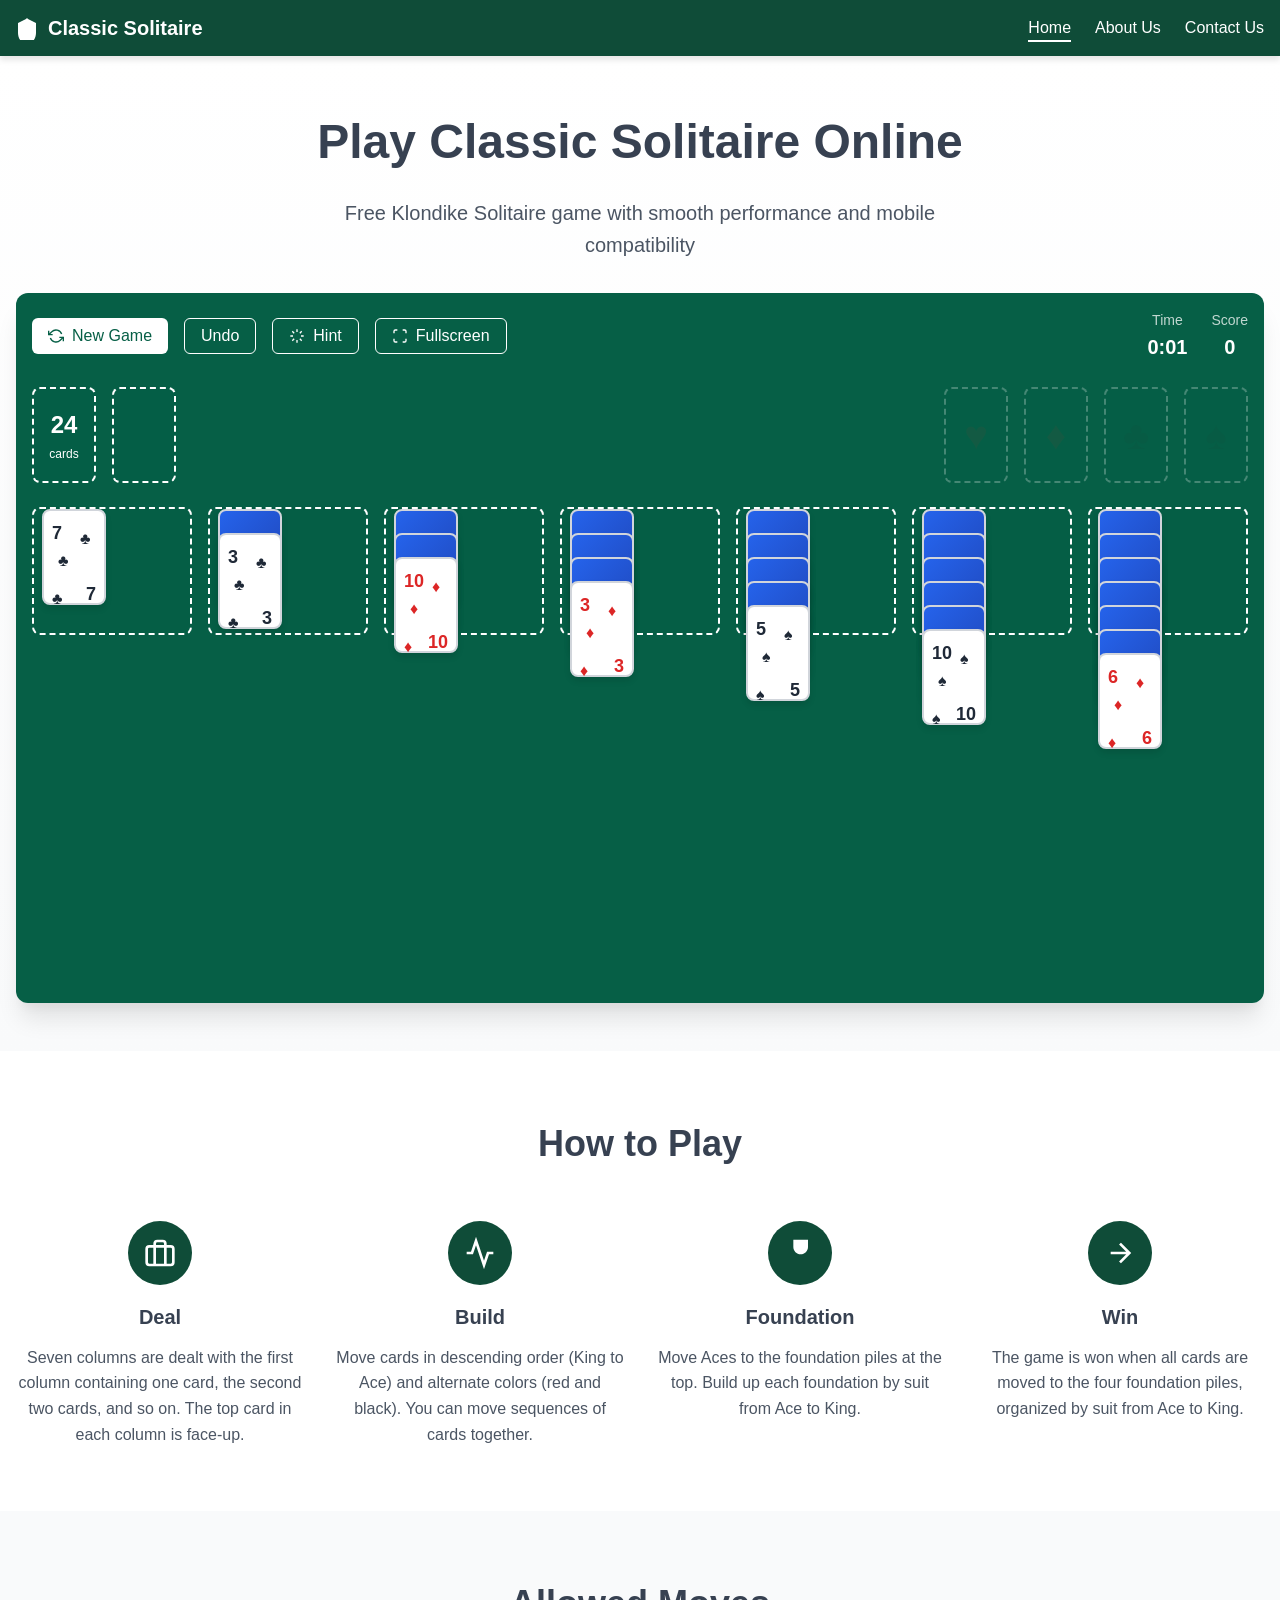
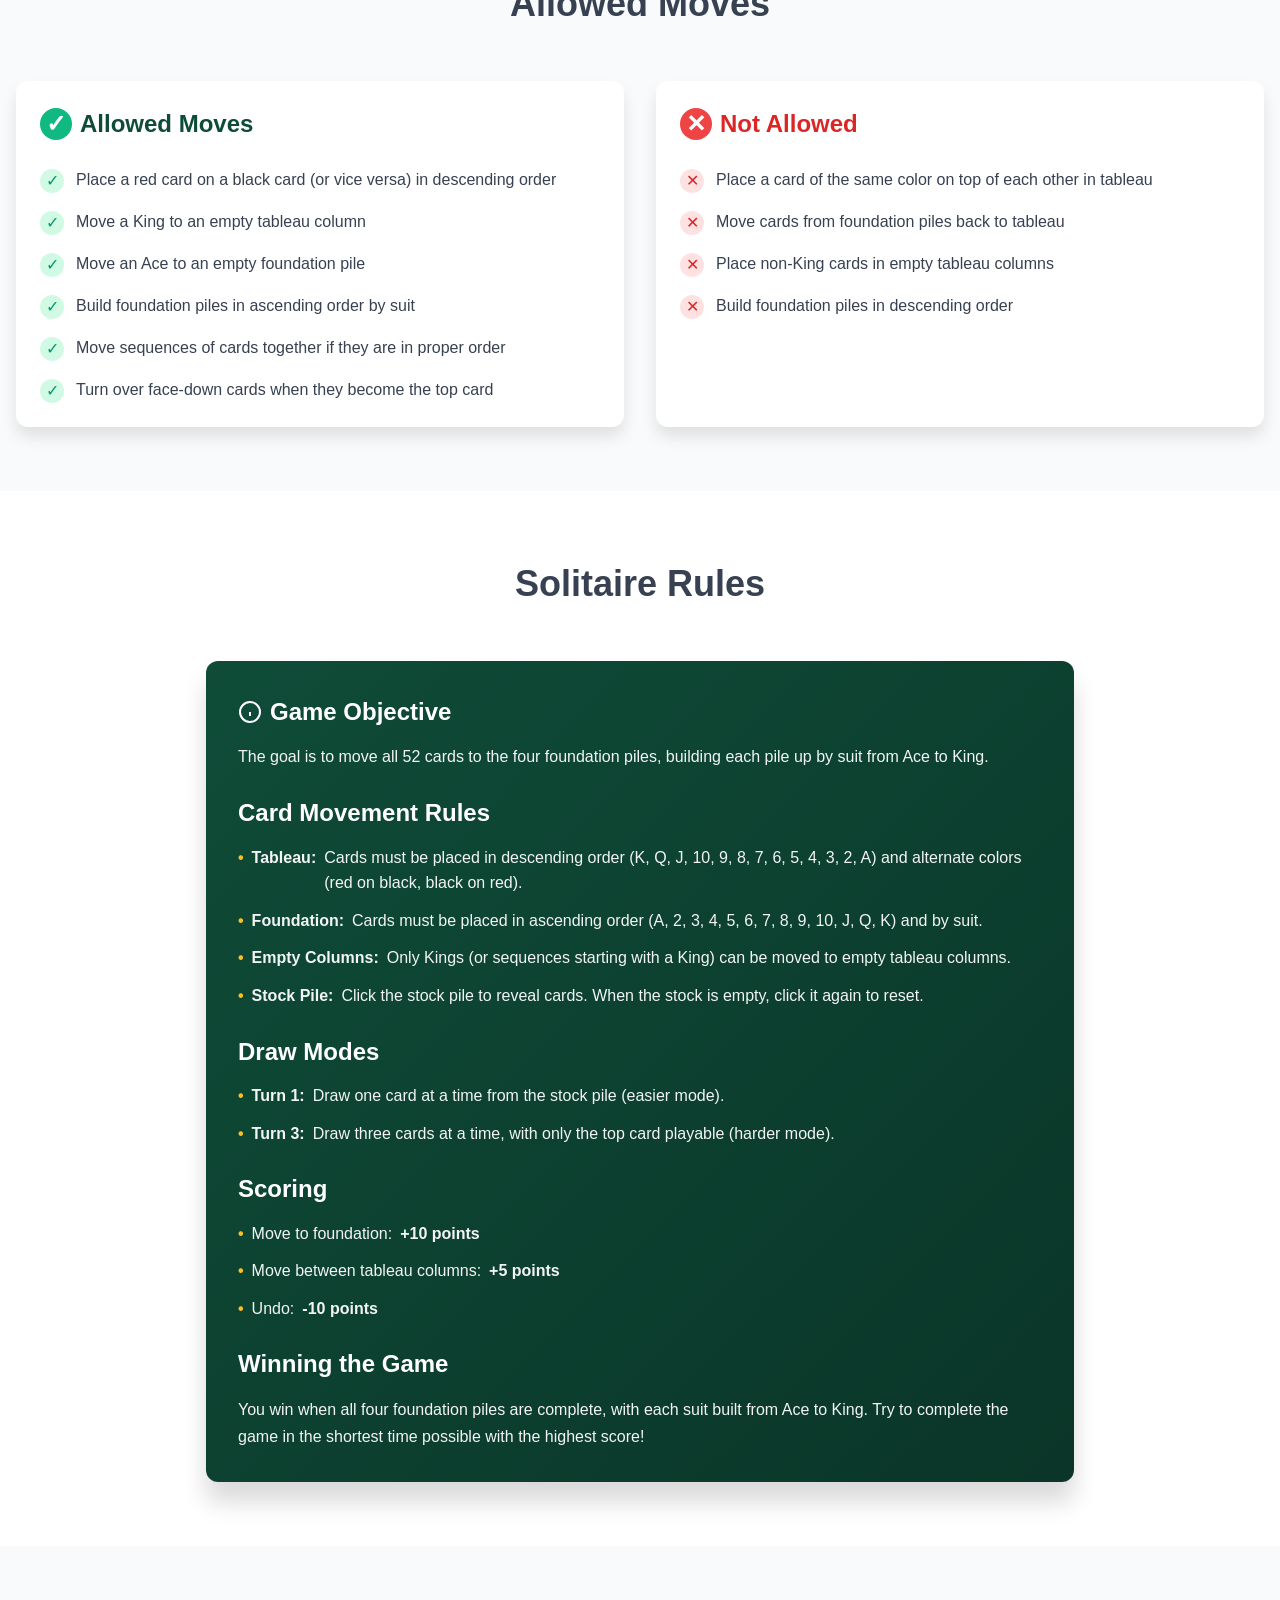
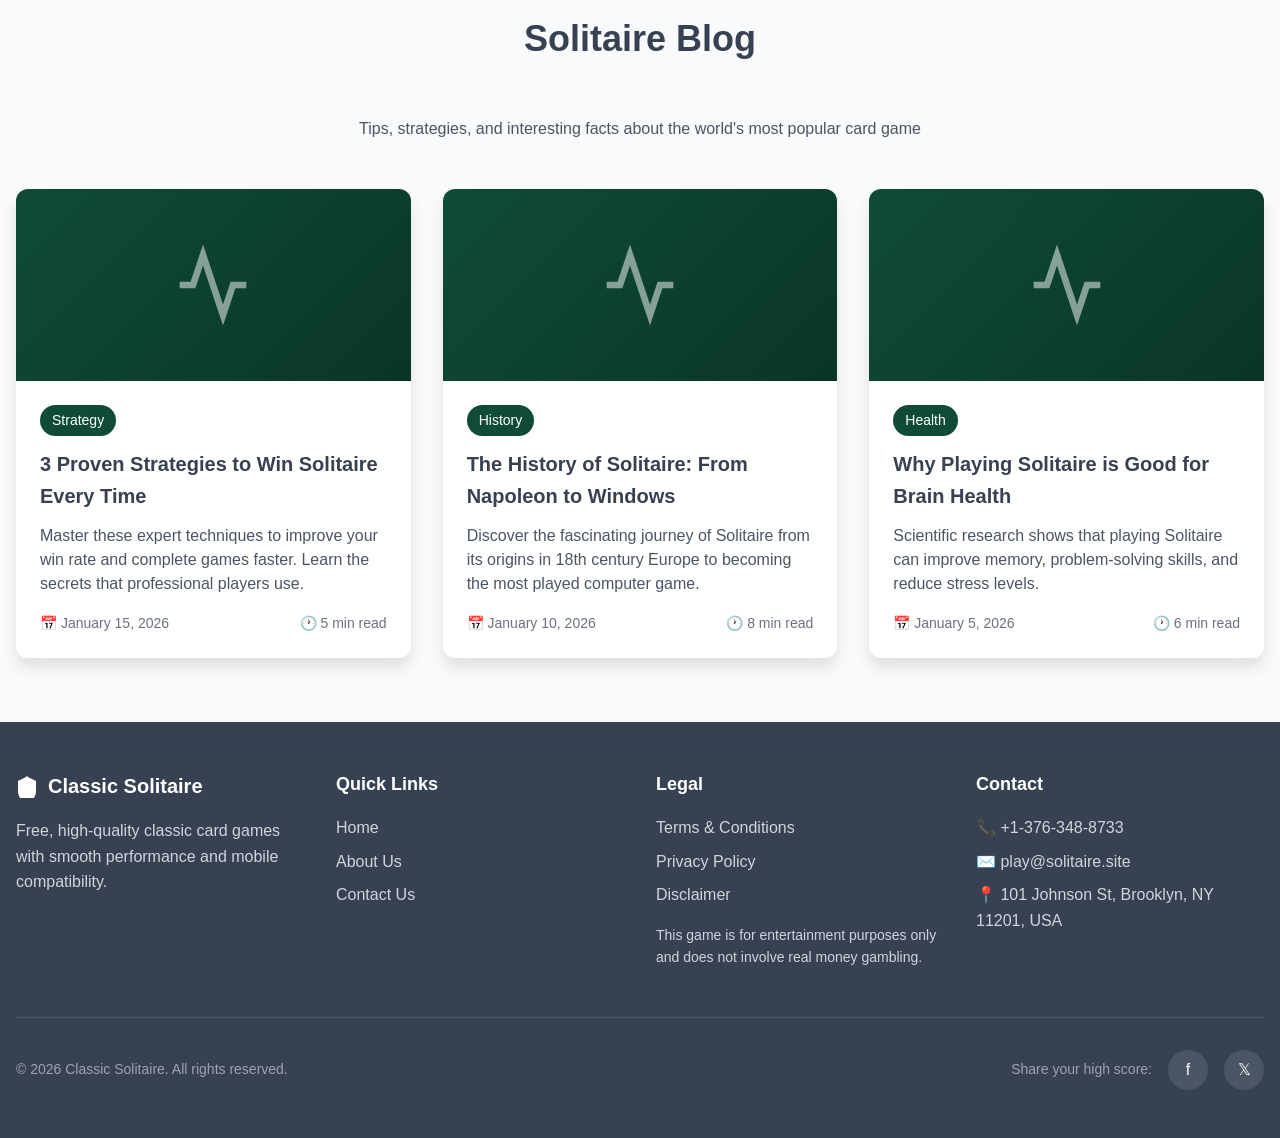
<file: index.html>
<!DOCTYPE html>
<html lang="en">
<head>
    <meta charset="UTF-8">
    <meta name="viewport" content="width=device-width, initial-scale=1.0">
    <title>Classic Solitaire - Play Free Online Klondike Solitaire</title>
    <meta name="description" content="Play Classic Solitaire online for free. Smooth gameplay, mobile-friendly, no intrusive ads.">
    <link rel="stylesheet" href="styles.css">
</head>
<body>
    <!-- Header -->
    <header class="header">
        <nav class="nav-container">
            <a href="index.html" class="logo">
                <svg class="logo-icon" viewBox="0 0 24 24" fill="currentColor">
                    <path d="M12 2L2 7v10c0 5.55 3.84 10.74 9 12 5.16-1.26 9-6.45 9-12V7l-10-5z"/>
                </svg>
                <span>Classic Solitaire</span>
            </a>
            
            <ul class="nav-menu">
                <li><a href="index.html" class="nav-link active">Home</a></li>
                <li><a href="about.html" class="nav-link">About Us</a></li>
                <li><a href="contact.html" class="nav-link">Contact Us</a></li>
            </ul>
        </nav>
    </header>

    <!-- Hero Section - Game Zone -->
    <section class="hero-section">
        <div class="container">
            <div class="hero-content">
                <h1>Play Classic Solitaire Online</h1>
                <p class="hero-subtitle">Free Klondike Solitaire game with smooth performance and mobile compatibility</p>
            </div>
            
            <!-- Solitaire Game -->
            <div id="solitaire-game" class="game-container">
                <!-- Game Controls -->
                <div class="game-controls">
                    <div class="controls-left">
                        <button onclick="newGame()" class="btn btn-primary">
                            <svg class="btn-icon" viewBox="0 0 24 24" fill="none" stroke="currentColor" stroke-width="2">
                                <path d="M1 4v6h6M23 20v-6h-6"/>
                                <path d="M20.49 9A9 9 0 0 0 5.64 5.64L1 10m22 4l-4.64 4.36A9 9 0 0 1 3.51 15"/>
                            </svg>
                            New Game
                        </button>
                        <button onclick="undo()" class="btn btn-secondary">Undo</button>
                        <button onclick="hint()" class="btn btn-secondary">
                            <svg class="btn-icon" viewBox="0 0 24 24" fill="none" stroke="currentColor" stroke-width="2">
                                <path d="M12 2v4M12 18v4M4.93 4.93l2.83 2.83M16.24 16.24l2.83 2.83M2 12h4M18 12h4M4.93 19.07l2.83-2.83M16.24 7.76l2.83-2.83"/>
                            </svg>
                            Hint
                        </button>
                        <button onclick="toggleFullscreen()" class="btn btn-secondary">
                            <svg class="btn-icon" viewBox="0 0 24 24" fill="none" stroke="currentColor" stroke-width="2">
                                <path d="M8 3H5a2 2 0 0 0-2 2v3m18 0V5a2 2 0 0 0-2-2h-3m0 18h3a2 2 0 0 0 2-2v-3M3 16v3a2 2 0 0 0 2 2h3"/>
                            </svg>
                            Fullscreen
                        </button>
                    </div>
                    
                    <div class="game-stats">
                        <div class="stat">
                            <div class="stat-label">Time</div>
                            <div class="stat-value" id="timer">0:00</div>
                        </div>
                        <div class="stat">
                            <div class="stat-label">Score</div>
                            <div class="stat-value" id="score">0</div>
                        </div>
                    </div>
                </div>

                <!-- Game Board -->
                <div class="game-board">
                    <!-- Stock and Foundations -->
                    <div class="board-top">
                        <div class="board-left">
                            <div id="stock" class="stock-pile" onclick="drawFromStock()"></div>
                            <div id="waste" class="waste-pile"></div>
                        </div>
                        
                        <div class="foundations">
                            <div id="foundation-hearts" class="foundation-pile" data-suit="hearts"></div>
                            <div id="foundation-diamonds" class="foundation-pile" data-suit="diamonds"></div>
                            <div id="foundation-clubs" class="foundation-pile" data-suit="clubs"></div>
                            <div id="foundation-spades" class="foundation-pile" data-suit="spades"></div>
                        </div>
                    </div>

                    <!-- Tableau -->
                    <div class="tableau">
                        <div id="tableau-0" class="tableau-column" data-column="0"></div>
                        <div id="tableau-1" class="tableau-column" data-column="1"></div>
                        <div id="tableau-2" class="tableau-column" data-column="2"></div>
                        <div id="tableau-3" class="tableau-column" data-column="3"></div>
                        <div id="tableau-4" class="tableau-column" data-column="4"></div>
                        <div id="tableau-5" class="tableau-column" data-column="5"></div>
                        <div id="tableau-6" class="tableau-column" data-column="6"></div>
                    </div>
                </div>

                <!-- Win Modal -->
                <div id="win-modal" class="modal" style="display: none;">
                    <div class="modal-content">
                        <svg class="trophy-icon" viewBox="0 0 24 24" fill="currentColor">
                            <path d="M6 2h12v5.5c0 3-2.46 5.5-5.5 5.5S7 10.5 7 7.5V2zm0 0H4a2 2 0 0 0-2 2v1a2 2 0 0 0 2 2h2m12-5h2a2 2 0 0 1 2 2v1a2 2 0 0 1-2 2h-2m-7 13v-3m0 3h6m-6 0H6m6-3a4 4 0 0 1-4-4v-1h8v1a4 4 0 0 1-4 4z"/>
                        </svg>
                        <h2>Congratulations!</h2>
                        <p id="win-message">You won!</p>
                        <button onclick="closeWinModal(); newGame();" class="btn btn-primary">Play Again</button>
                    </div>
                </div>
            </div>
        </div>
    </section>

    <!-- How to Play -->
    <section class="section section-white">
        <div class="container">
            <h2 class="section-title">How to Play</h2>
            
            <div class="grid grid-4">
                <div class="how-to-card">
                    <div class="icon-circle">
                        <svg viewBox="0 0 24 24" fill="none" stroke="currentColor" stroke-width="2">
                            <rect x="2" y="7" width="20" height="14" rx="2"/>
                            <path d="M16 21V5a2 2 0 0 0-2-2h-4a2 2 0 0 0-2 2v16"/>
                        </svg>
                    </div>
                    <h3>Deal</h3>
                    <p>Seven columns are dealt with the first column containing one card, the second two cards, and so on. The top card in each column is face-up.</p>
                </div>
                
                <div class="how-to-card">
                    <div class="icon-circle">
                        <svg viewBox="0 0 24 24" fill="none" stroke="currentColor" stroke-width="2">
                            <path d="M22 12h-4l-3 9L9 3l-3 9H2"/>
                        </svg>
                    </div>
                    <h3>Build</h3>
                    <p>Move cards in descending order (King to Ace) and alternate colors (red and black). You can move sequences of cards together.</p>
                </div>
                
                <div class="how-to-card">
                    <div class="icon-circle">
                        <svg viewBox="0 0 24 24" fill="currentColor">
                            <path d="M6 2h12v5.5c0 3-2.46 5.5-5.5 5.5S7 10.5 7 7.5V2z"/>
                        </svg>
                    </div>
                    <h3>Foundation</h3>
                    <p>Move Aces to the foundation piles at the top. Build up each foundation by suit from Ace to King.</p>
                </div>
                
                <div class="how-to-card">
                    <div class="icon-circle">
                        <svg viewBox="0 0 24 24" fill="none" stroke="currentColor" stroke-width="2">
                            <path d="M5 12h14M12 5l7 7-7 7"/>
                        </svg>
                    </div>
                    <h3>Win</h3>
                    <p>The game is won when all cards are moved to the four foundation piles, organized by suit from Ace to King.</p>
                </div>
            </div>
        </div>
    </section>

    <!-- Allowed Moves -->
    <section class="section section-gray">
        <div class="container">
            <h2 class="section-title">Allowed Moves</h2>
            
            <div class="grid grid-2">
                <div class="moves-card">
                    <h3 class="moves-title moves-allowed">
                        <span class="check-icon">✓</span>
                        Allowed Moves
                    </h3>
                    <ul class="moves-list">
                        <li class="move-item move-allowed">
                            <span class="move-icon">✓</span>
                            <span>Place a red card on a black card (or vice versa) in descending order</span>
                        </li>
                        <li class="move-item move-allowed">
                            <span class="move-icon">✓</span>
                            <span>Move a King to an empty tableau column</span>
                        </li>
                        <li class="move-item move-allowed">
                            <span class="move-icon">✓</span>
                            <span>Move an Ace to an empty foundation pile</span>
                        </li>
                        <li class="move-item move-allowed">
                            <span class="move-icon">✓</span>
                            <span>Build foundation piles in ascending order by suit</span>
                        </li>
                        <li class="move-item move-allowed">
                            <span class="move-icon">✓</span>
                            <span>Move sequences of cards together if they are in proper order</span>
                        </li>
                        <li class="move-item move-allowed">
                            <span class="move-icon">✓</span>
                            <span>Turn over face-down cards when they become the top card</span>
                        </li>
                    </ul>
                </div>

                <div class="moves-card">
                    <h3 class="moves-title moves-not-allowed">
                        <span class="x-icon">✕</span>
                        Not Allowed
                    </h3>
                    <ul class="moves-list">
                        <li class="move-item move-not-allowed">
                            <span class="move-icon">✕</span>
                            <span>Place a card of the same color on top of each other in tableau</span>
                        </li>
                        <li class="move-item move-not-allowed">
                            <span class="move-icon">✕</span>
                            <span>Move cards from foundation piles back to tableau</span>
                        </li>
                        <li class="move-item move-not-allowed">
                            <span class="move-icon">✕</span>
                            <span>Place non-King cards in empty tableau columns</span>
                        </li>
                        <li class="move-item move-not-allowed">
                            <span class="move-icon">✕</span>
                            <span>Build foundation piles in descending order</span>
                        </li>
                    </ul>
                </div>
            </div>
        </div>
    </section>

    <!-- Rules -->
    <section class="section section-white">
        <div class="container container-narrow">
            <h2 class="section-title">Solitaire Rules</h2>
            
            <div class="rules-card">
                <div class="rule-section">
                    <h3>
                        <svg class="rule-icon" viewBox="0 0 24 24" fill="none" stroke="currentColor" stroke-width="2">
                            <circle cx="12" cy="12" r="10"/>
                            <path d="M12 16v-4M12 8h.01"/>
                        </svg>
                        Game Objective
                    </h3>
                    <p>The goal is to move all 52 cards to the four foundation piles, building each pile up by suit from Ace to King.</p>
                </div>

                <div class="rule-section">
                    <h3>Card Movement Rules</h3>
                    <ul class="rule-list">
                        <li><strong>Tableau:</strong> Cards must be placed in descending order (K, Q, J, 10, 9, 8, 7, 6, 5, 4, 3, 2, A) and alternate colors (red on black, black on red).</li>
                        <li><strong>Foundation:</strong> Cards must be placed in ascending order (A, 2, 3, 4, 5, 6, 7, 8, 9, 10, J, Q, K) and by suit.</li>
                        <li><strong>Empty Columns:</strong> Only Kings (or sequences starting with a King) can be moved to empty tableau columns.</li>
                        <li><strong>Stock Pile:</strong> Click the stock pile to reveal cards. When the stock is empty, click it again to reset.</li>
                    </ul>
                </div>

                <div class="rule-section">
                    <h3>Draw Modes</h3>
                    <ul class="rule-list">
                        <li><strong>Turn 1:</strong> Draw one card at a time from the stock pile (easier mode).</li>
                        <li><strong>Turn 3:</strong> Draw three cards at a time, with only the top card playable (harder mode).</li>
                    </ul>
                </div>

                <div class="rule-section">
                    <h3>Scoring</h3>
                    <ul class="rule-list">
                        <li>Move to foundation: <strong>+10 points</strong></li>
                        <li>Move between tableau columns: <strong>+5 points</strong></li>
                        <li>Undo: <strong>-10 points</strong></li>
                    </ul>
                </div>

                <div class="rule-section">
                    <h3>Winning the Game</h3>
                    <p>You win when all four foundation piles are complete, with each suit built from Ace to King. Try to complete the game in the shortest time possible with the highest score!</p>
                </div>
            </div>
        </div>
    </section>

    <!-- Blog -->
    <section class="section section-gray">
        <div class="container">
            <div class="blog-header">
                <h2 class="section-title">Solitaire Blog</h2>
                <p class="blog-subtitle">Tips, strategies, and interesting facts about the world's most popular card game</p>
            </div>
            
            <div class="grid grid-3">
                <article class="blog-card">
                    <div class="blog-image">
                        <svg viewBox="0 0 24 24" fill="none" stroke="currentColor" stroke-width="2">
                            <path d="M22 12h-4l-3 9L9 3l-3 9H2"/>
                        </svg>
                    </div>
                    <div class="blog-content">
                        <span class="blog-category">Strategy</span>
                        <h3>3 Proven Strategies to Win Solitaire Every Time</h3>
                        <p>Master these expert techniques to improve your win rate and complete games faster. Learn the secrets that professional players use.</p>
                        <div class="blog-meta">
                            <span>📅 January 15, 2026</span>
                            <span>🕐 5 min read</span>
                        </div>
                    </div>
                </article>

                <article class="blog-card">
                    <div class="blog-image">
                        <svg viewBox="0 0 24 24" fill="none" stroke="currentColor" stroke-width="2">
                            <path d="M22 12h-4l-3 9L9 3l-3 9H2"/>
                        </svg>
                    </div>
                    <div class="blog-content">
                        <span class="blog-category">History</span>
                        <h3>The History of Solitaire: From Napoleon to Windows</h3>
                        <p>Discover the fascinating journey of Solitaire from its origins in 18th century Europe to becoming the most played computer game.</p>
                        <div class="blog-meta">
                            <span>📅 January 10, 2026</span>
                            <span>🕐 8 min read</span>
                        </div>
                    </div>
                </article>

                <article class="blog-card">
                    <div class="blog-image">
                        <svg viewBox="0 0 24 24" fill="none" stroke="currentColor" stroke-width="2">
                            <path d="M22 12h-4l-3 9L9 3l-3 9H2"/>
                        </svg>
                    </div>
                    <div class="blog-content">
                        <span class="blog-category">Health</span>
                        <h3>Why Playing Solitaire is Good for Brain Health</h3>
                        <p>Scientific research shows that playing Solitaire can improve memory, problem-solving skills, and reduce stress levels.</p>
                        <div class="blog-meta">
                            <span>📅 January 5, 2026</span>
                            <span>🕐 6 min read</span>
                        </div>
                    </div>
                </article>
            </div>
        </div>
    </section>

    <!-- Footer -->
    <footer class="footer">
        <div class="container">
            <div class="footer-content">
                <div class="footer-col">
                    <div class="footer-brand">
                        <svg class="footer-icon" viewBox="0 0 24 24" fill="currentColor">
                            <path d="M12 2L2 7v10c0 5.55 3.84 10.74 9 12 5.16-1.26 9-6.45 9-12V7l-10-5z"/>
                        </svg>
                        <span>Classic Solitaire</span>
                    </div>
                    <p>Free, high-quality classic card games with smooth performance and mobile compatibility.</p>
                </div>

                <div class="footer-col">
                    <h3>Quick Links</h3>
                    <ul>
                        <li><a href="index.html">Home</a></li>
                        <li><a href="about.html">About Us</a></li>
                        <li><a href="contact.html">Contact Us</a></li>
                    </ul>
                </div>

                <div class="footer-col">
                    <h3>Legal</h3>
                    <ul>
                        <li><a href="terms.html">Terms & Conditions</a></li>
                        <li><a href="privacy.html">Privacy Policy</a></li>
                        <li><a href="disclaimer.html">Disclaimer</a></li>
                    </ul>
                    <p class="disclaimer">This game is for entertainment purposes only and does not involve real money gambling.</p>
                </div>

                <div class="footer-col">
                    <h3>Contact</h3>
                    <ul class="contact-list">
                        <li>📞 +1-376-348-8733</li>
                        <li>✉️ <a href="mailto:play@solitaire.site">play@solitaire.site</a></li>
                        <li>📍 101 Johnson St, Brooklyn, NY 11201, USA</li>
                    </ul>
                </div>
            </div>

            <div class="footer-bottom">
                <p>© 2026 Classic Solitaire. All rights reserved.</p>
                <div class="social-links">
                    <span>Share your high score:</span>
                    <a href="https://facebook.com" target="_blank" class="social-icon" aria-label="Share on Facebook">f</a>
                    <a href="https://twitter.com" target="_blank" class="social-icon" aria-label="Share on Twitter">𝕏</a>
                </div>
            </div>
        </div>
    </footer>

    <script src="solitaire.js"></script>
    <script src="main.js"></script>
</body>
</html>
</file>
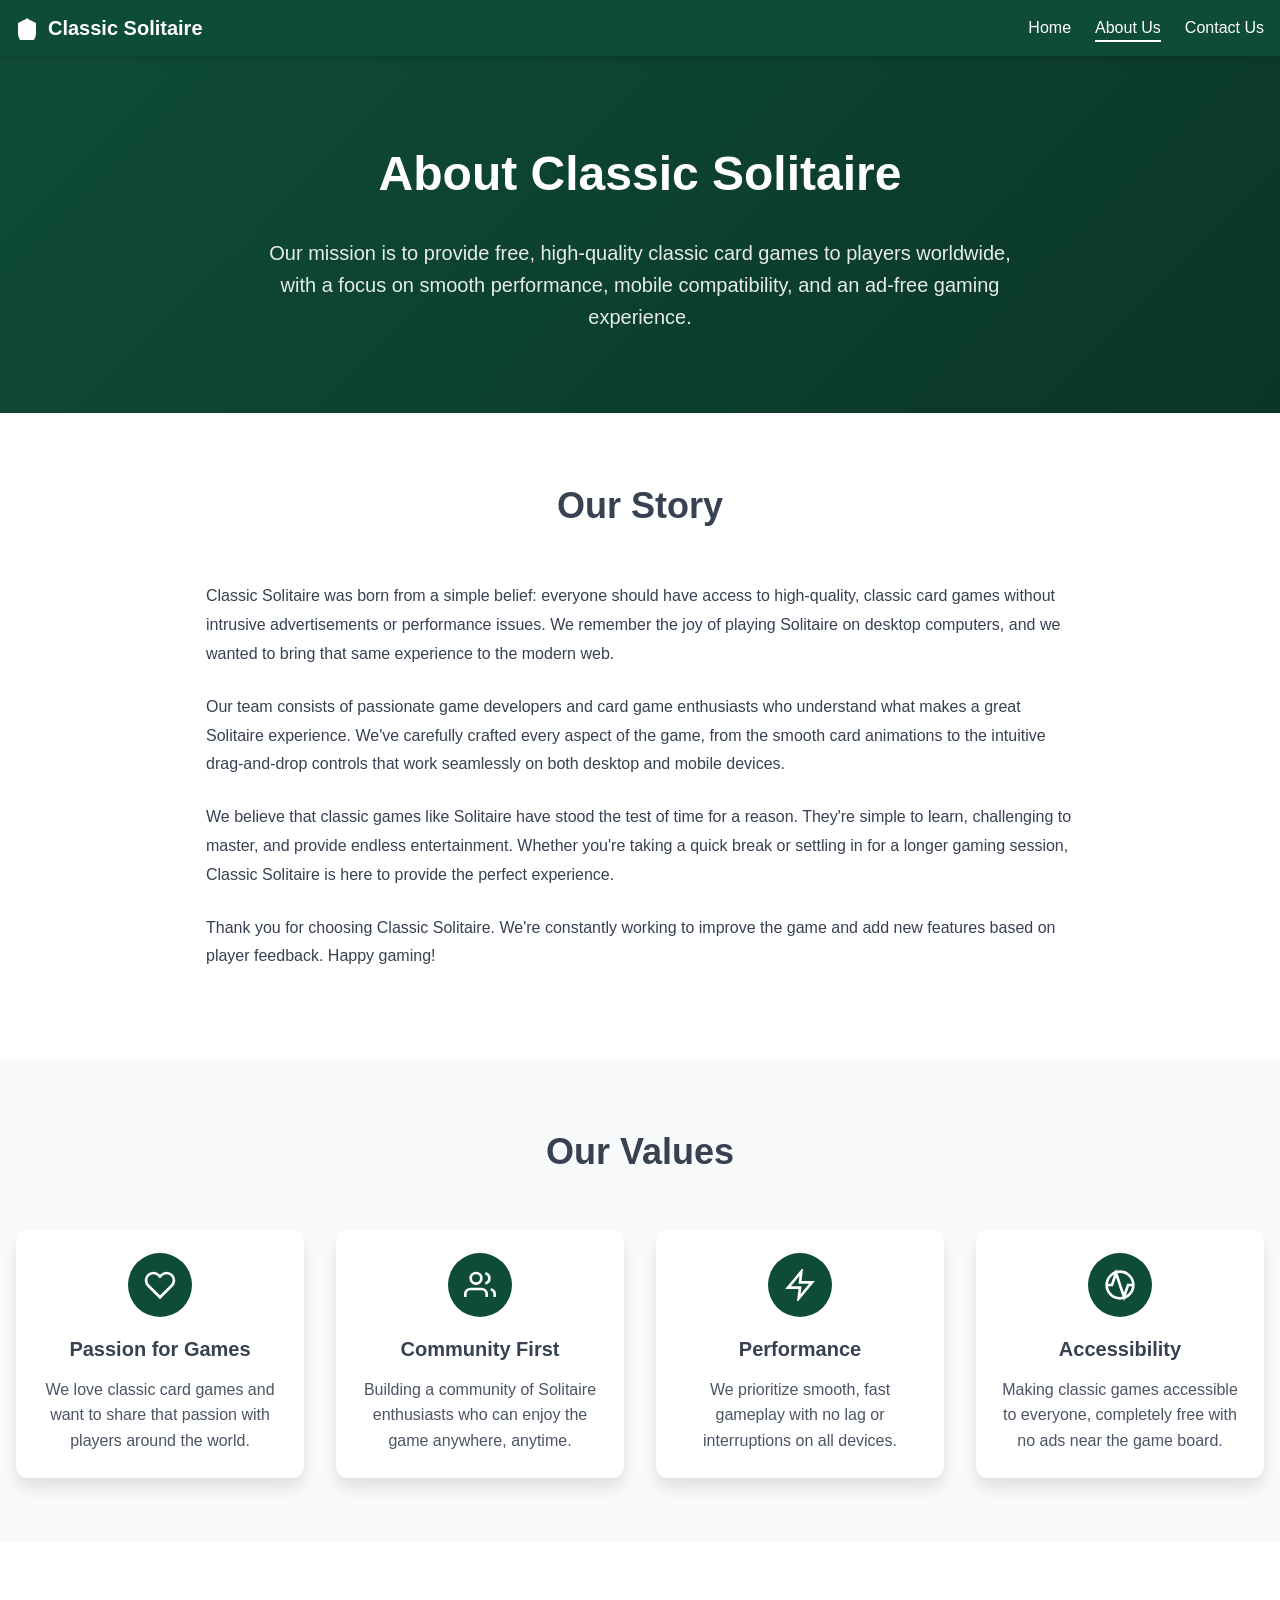
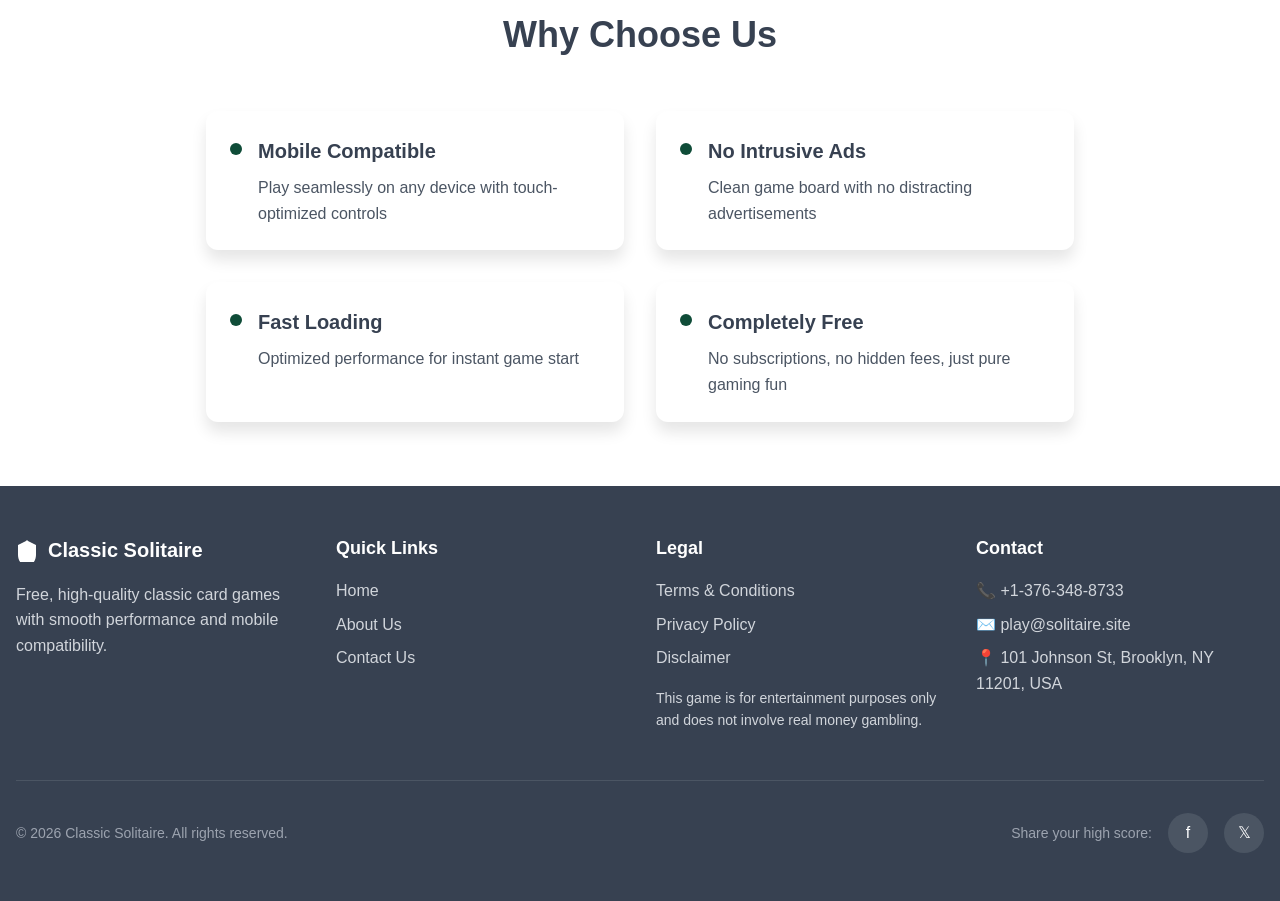
<file: about.html>
<!DOCTYPE html>
<html lang="en">
<head>
    <meta charset="UTF-8">
    <meta name="viewport" content="width=device-width, initial-scale=1.0">
    <title>About Us - Classic Solitaire</title>
    <meta name="description" content="Learn about Classic Solitaire's mission to provide free, high-quality card games.">
    <link rel="stylesheet" href="styles.css">
</head>
<body>
    <!-- Header -->
    <header class="header">
        <nav class="nav-container">
            <a href="index.html" class="logo">
                <svg class="logo-icon" viewBox="0 0 24 24" fill="currentColor">
                    <path d="M12 2L2 7v10c0 5.55 3.84 10.74 9 12 5.16-1.26 9-6.45 9-12V7l-10-5z"/>
                </svg>
                <span>Classic Solitaire</span>
            </a>
            
            <ul class="nav-menu">
                <li><a href="index.html" class="nav-link">Home</a></li>
                <li><a href="about.html" class="nav-link active">About Us</a></li>
                <li><a href="contact.html" class="nav-link">Contact Us</a></li>
            </ul>
        </nav>
    </header>

    <!-- Hero Section -->
    <section class="page-hero">
        <div class="container">
            <h1>About Classic Solitaire</h1>
            <p>Our mission is to provide free, high-quality classic card games to players worldwide, with a focus on smooth performance, mobile compatibility, and an ad-free gaming experience.</p>
        </div>
    </section>

    <!-- Story Section -->
    <section class="section section-white">
        <div class="container container-narrow">
            <h2 class="section-title">Our Story</h2>
            <div class="prose">
                <p>Classic Solitaire was born from a simple belief: everyone should have access to high-quality, classic card games without intrusive advertisements or performance issues. We remember the joy of playing Solitaire on desktop computers, and we wanted to bring that same experience to the modern web.</p>
                
                <p>Our team consists of passionate game developers and card game enthusiasts who understand what makes a great Solitaire experience. We've carefully crafted every aspect of the game, from the smooth card animations to the intuitive drag-and-drop controls that work seamlessly on both desktop and mobile devices.</p>
                
                <p>We believe that classic games like Solitaire have stood the test of time for a reason. They're simple to learn, challenging to master, and provide endless entertainment. Whether you're taking a quick break or settling in for a longer gaming session, Classic Solitaire is here to provide the perfect experience.</p>
                
                <p>Thank you for choosing Classic Solitaire. We're constantly working to improve the game and add new features based on player feedback. Happy gaming!</p>
            </div>
        </div>
    </section>

    <!-- Values Section -->
    <section class="section section-gray">
        <div class="container">
            <h2 class="section-title">Our Values</h2>
            <div class="grid grid-4">
                <div class="value-card">
                    <div class="icon-circle">
                        <svg viewBox="0 0 24 24" fill="none" stroke="currentColor" stroke-width="2">
                            <path d="M20.84 4.61a5.5 5.5 0 0 0-7.78 0L12 5.67l-1.06-1.06a5.5 5.5 0 0 0-7.78 7.78l1.06 1.06L12 21.23l7.78-7.78 1.06-1.06a5.5 5.5 0 0 0 0-7.78z"/>
                        </svg>
                    </div>
                    <h3>Passion for Games</h3>
                    <p>We love classic card games and want to share that passion with players around the world.</p>
                </div>

                <div class="value-card">
                    <div class="icon-circle">
                        <svg viewBox="0 0 24 24" fill="none" stroke="currentColor" stroke-width="2">
                            <path d="M17 21v-2a4 4 0 0 0-4-4H5a4 4 0 0 0-4 4v2"/>
                            <circle cx="9" cy="7" r="4"/>
                            <path d="M23 21v-2a4 4 0 0 0-3-3.87M16 3.13a4 4 0 0 1 0 7.75"/>
                        </svg>
                    </div>
                    <h3>Community First</h3>
                    <p>Building a community of Solitaire enthusiasts who can enjoy the game anywhere, anytime.</p>
                </div>

                <div class="value-card">
                    <div class="icon-circle">
                        <svg viewBox="0 0 24 24" fill="none" stroke="currentColor" stroke-width="2">
                            <path d="M13 2L3 14h9l-1 8 10-12h-9l1-8z"/>
                        </svg>
                    </div>
                    <h3>Performance</h3>
                    <p>We prioritize smooth, fast gameplay with no lag or interruptions on all devices.</p>
                </div>

                <div class="value-card">
                    <div class="icon-circle">
                        <svg viewBox="0 0 24 24" fill="none" stroke="currentColor" stroke-width="2">
                            <circle cx="12" cy="12" r="10"/>
                            <path d="M22 12h-4l-3 9L9 3l-3 9H2"/>
                        </svg>
                    </div>
                    <h3>Accessibility</h3>
                    <p>Making classic games accessible to everyone, completely free with no ads near the game board.</p>
                </div>
            </div>
        </div>
    </section>

    <!-- Features Section -->
    <section class="section section-white">
        <div class="container container-narrow">
            <h2 class="section-title">Why Choose Us</h2>
            <div class="grid grid-2">
                <div class="feature-item">
                    <div class="feature-bullet"></div>
                    <div>
                        <h3>Mobile Compatible</h3>
                        <p>Play seamlessly on any device with touch-optimized controls</p>
                    </div>
                </div>

                <div class="feature-item">
                    <div class="feature-bullet"></div>
                    <div>
                        <h3>No Intrusive Ads</h3>
                        <p>Clean game board with no distracting advertisements</p>
                    </div>
                </div>

                <div class="feature-item">
                    <div class="feature-bullet"></div>
                    <div>
                        <h3>Fast Loading</h3>
                        <p>Optimized performance for instant game start</p>
                    </div>
                </div>

                <div class="feature-item">
                    <div class="feature-bullet"></div>
                    <div>
                        <h3>Completely Free</h3>
                        <p>No subscriptions, no hidden fees, just pure gaming fun</p>
                    </div>
                </div>
            </div>
        </div>
    </section>

    <!-- Footer -->
    <footer class="footer">
        <div class="container">
            <div class="footer-content">
                <div class="footer-col">
                    <div class="footer-brand">
                        <svg class="footer-icon" viewBox="0 0 24 24" fill="currentColor">
                            <path d="M12 2L2 7v10c0 5.55 3.84 10.74 9 12 5.16-1.26 9-6.45 9-12V7l-10-5z"/>
                        </svg>
                        <span>Classic Solitaire</span>
                    </div>
                    <p>Free, high-quality classic card games with smooth performance and mobile compatibility.</p>
                </div>

                <div class="footer-col">
                    <h3>Quick Links</h3>
                    <ul>
                        <li><a href="index.html">Home</a></li>
                        <li><a href="about.html">About Us</a></li>
                        <li><a href="contact.html">Contact Us</a></li>
                    </ul>
                </div>

                <div class="footer-col">
                    <h3>Legal</h3>
                    <ul>
                        <li><a href="terms.html">Terms & Conditions</a></li>
                        <li><a href="privacy.html">Privacy Policy</a></li>
                        <li><a href="disclaimer.html">Disclaimer</a></li>
                    </ul>
                    <p class="disclaimer">This game is for entertainment purposes only and does not involve real money gambling.</p>
                </div>

                <div class="footer-col">
                    <h3>Contact</h3>
                    <ul class="contact-list">
                        <li>📞 +1-376-348-8733</li>
                        <li>✉️ <a href="mailto:play@solitaire.site">play@solitaire.site</a></li>
                        <li>📍 101 Johnson St, Brooklyn, NY 11201, USA</li>
                    </ul>
                </div>
            </div>

            <div class="footer-bottom">
                <p>© 2026 Classic Solitaire. All rights reserved.</p>
                <div class="social-links">
                    <span>Share your high score:</span>
                    <a href="https://facebook.com" target="_blank" class="social-icon" aria-label="Share on Facebook">f</a>
                    <a href="https://twitter.com" target="_blank" class="social-icon" aria-label="Share on Twitter">𝕏</a>
                </div>
            </div>
        </div>
    </footer>

    <script src="main.js"></script>
</body>
</html>
</file>
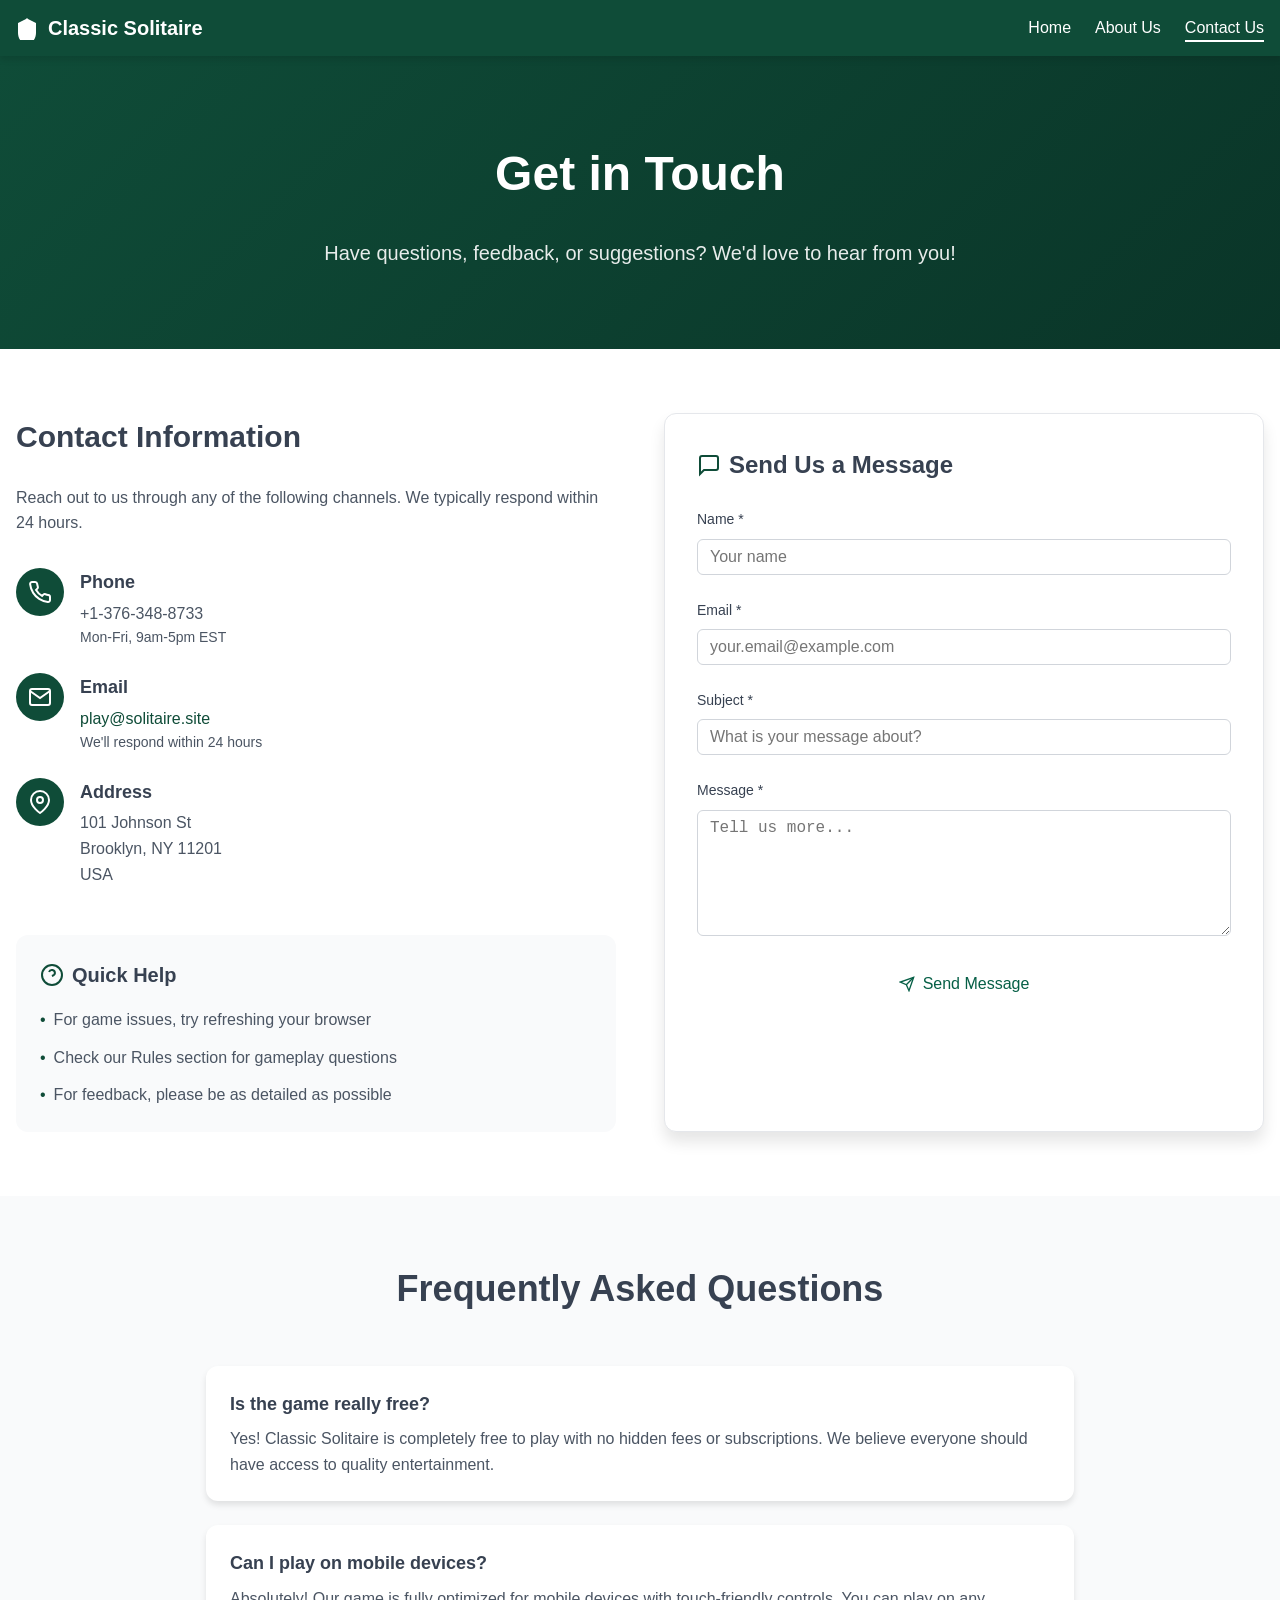
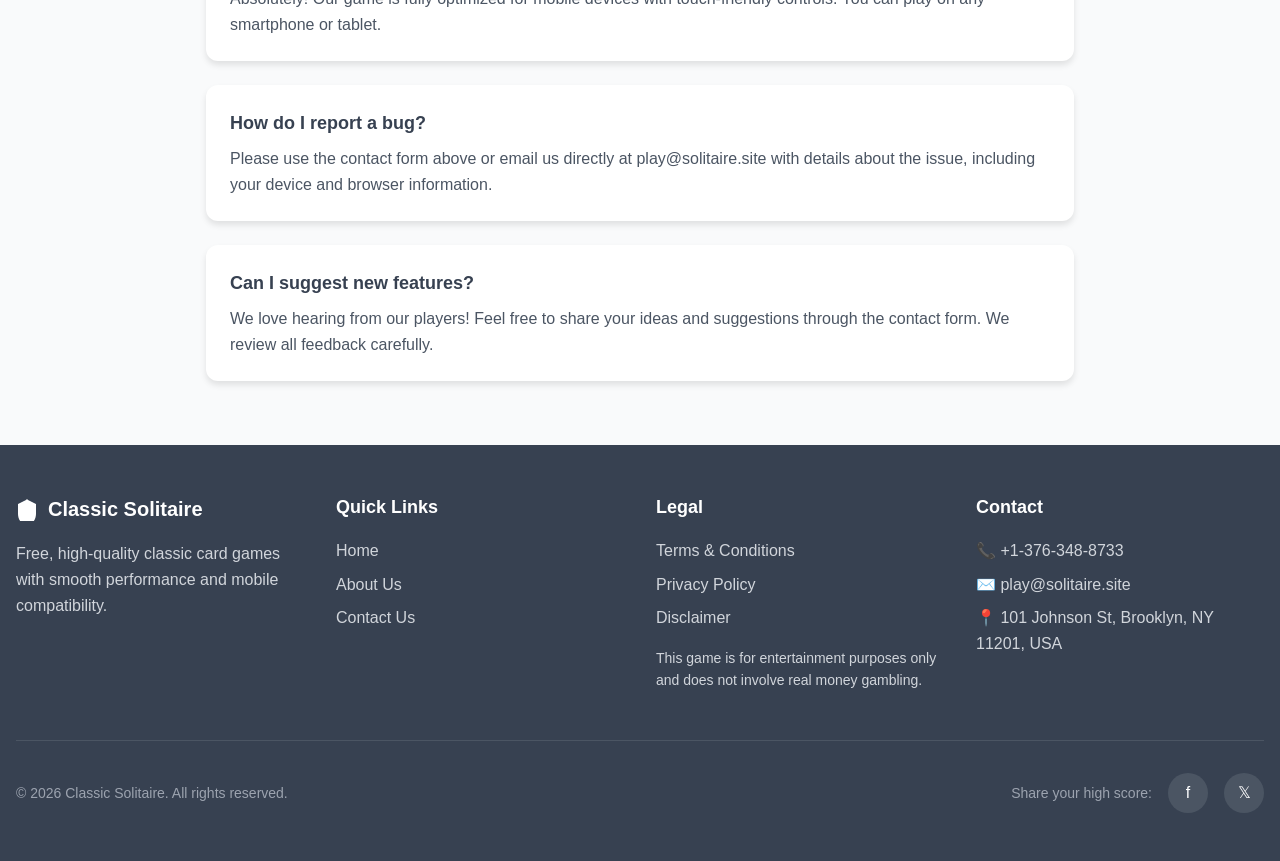
<file: contact.html>
<!DOCTYPE html>
<html lang="en">
<head>
    <meta charset="UTF-8">
    <meta name="viewport" content="width=device-width, initial-scale=1.0">
    <title>Contact Us - Classic Solitaire</title>
    <meta name="description" content="Get in touch with Classic Solitaire. We'd love to hear from you!">
    <link rel="stylesheet" href="styles.css">
</head>
<body>
    <!-- Header -->
    <header class="header">
        <nav class="nav-container">
            <a href="index.html" class="logo">
                <svg class="logo-icon" viewBox="0 0 24 24" fill="currentColor">
                    <path d="M12 2L2 7v10c0 5.55 3.84 10.74 9 12 5.16-1.26 9-6.45 9-12V7l-10-5z"/>
                </svg>
                <span>Classic Solitaire</span>
            </a>
            
            <ul class="nav-menu">
                <li><a href="index.html" class="nav-link">Home</a></li>
                <li><a href="about.html" class="nav-link">About Us</a></li>
                <li><a href="contact.html" class="nav-link active">Contact Us</a></li>
            </ul>
        </nav>
    </header>

    <!-- Hero Section -->
    <section class="page-hero">
        <div class="container">
            <h1>Get in Touch</h1>
            <p>Have questions, feedback, or suggestions? We'd love to hear from you!</p>
        </div>
    </section>

    <!-- Contact Section -->
    <section class="section section-white">
        <div class="container">
            <div class="contact-grid">
                <!-- Contact Information -->
                <div class="contact-info">
                    <h2>Contact Information</h2>
                    <p>Reach out to us through any of the following channels. We typically respond within 24 hours.</p>

                    <div class="contact-methods">
                        <div class="contact-method">
                            <div class="contact-icon">
                                <svg viewBox="0 0 24 24" fill="none" stroke="currentColor" stroke-width="2">
                                    <path d="M22 16.92v3a2 2 0 0 1-2.18 2 19.79 19.79 0 0 1-8.63-3.07 19.5 19.5 0 0 1-6-6 19.79 19.79 0 0 1-3.07-8.67A2 2 0 0 1 4.11 2h3a2 2 0 0 1 2 1.72 12.84 12.84 0 0 0 .7 2.81 2 2 0 0 1-.45 2.11L8.09 9.91a16 16 0 0 0 6 6l1.27-1.27a2 2 0 0 1 2.11-.45 12.84 12.84 0 0 0 2.81.7A2 2 0 0 1 22 16.92z"/>
                                </svg>
                            </div>
                            <div>
                                <h3>Phone</h3>
                                <p>+1-376-348-8733</p>
                                <p class="contact-note">Mon-Fri, 9am-5pm EST</p>
                            </div>
                        </div>

                        <div class="contact-method">
                            <div class="contact-icon">
                                <svg viewBox="0 0 24 24" fill="none" stroke="currentColor" stroke-width="2">
                                    <path d="M4 4h16c1.1 0 2 .9 2 2v12c0 1.1-.9 2-2 2H4c-1.1 0-2-.9-2-2V6c0-1.1.9-2 2-2z"/>
                                    <polyline points="22,6 12,13 2,6"/>
                                </svg>
                            </div>
                            <div>
                                <h3>Email</h3>
                                <p><a href="mailto:play@solitaire.site">play@solitaire.site</a></p>
                                <p class="contact-note">We'll respond within 24 hours</p>
                            </div>
                        </div>

                        <div class="contact-method">
                            <div class="contact-icon">
                                <svg viewBox="0 0 24 24" fill="none" stroke="currentColor" stroke-width="2">
                                    <path d="M21 10c0 7-9 13-9 13s-9-6-9-13a9 9 0 0 1 18 0z"/>
                                    <circle cx="12" cy="10" r="3"/>
                                </svg>
                            </div>
                            <div>
                                <h3>Address</h3>
                                <p>101 Johnson St<br>Brooklyn, NY 11201<br>USA</p>
                            </div>
                        </div>
                    </div>

                    <!-- Quick Help -->
                    <div class="quick-help">
                        <h3>
                            <svg viewBox="0 0 24 24" fill="none" stroke="currentColor" stroke-width="2">
                                <circle cx="12" cy="12" r="10"/>
                                <path d="M9.09 9a3 3 0 0 1 5.83 1c0 2-3 3-3 3"/>
                                <line x1="12" y1="17" x2="12.01" y2="17"/>
                            </svg>
                            Quick Help
                        </h3>
                        <ul>
                            <li>For game issues, try refreshing your browser</li>
                            <li>Check our Rules section for gameplay questions</li>
                            <li>For feedback, please be as detailed as possible</li>
                        </ul>
                    </div>
                </div>

                <!-- Contact Form -->
                <div class="contact-form-wrapper">
                    <div class="contact-form-card">
                        <h2>
                            <svg viewBox="0 0 24 24" fill="none" stroke="currentColor" stroke-width="2">
                                <path d="M21 15a2 2 0 0 1-2 2H7l-4 4V5a2 2 0 0 1 2-2h14a2 2 0 0 1 2 2z"/>
                            </svg>
                            Send Us a Message
                        </h2>

                        <form id="contact-form" onsubmit="handleContactSubmit(event)">
                            <div class="form-group">
                                <label for="name">Name *</label>
                                <input type="text" id="name" name="name" required placeholder="Your name">
                            </div>

                            <div class="form-group">
                                <label for="email">Email *</label>
                                <input type="email" id="email" name="email" required placeholder="your.email@example.com">
                            </div>

                            <div class="form-group">
                                <label for="subject">Subject *</label>
                                <input type="text" id="subject" name="subject" required placeholder="What is your message about?">
                            </div>

                            <div class="form-group">
                                <label for="message">Message *</label>
                                <textarea id="message" name="message" required rows="6" placeholder="Tell us more..."></textarea>
                            </div>

                            <button type="submit" class="btn btn-primary btn-full">
                                <svg class="btn-icon" viewBox="0 0 24 24" fill="none" stroke="currentColor" stroke-width="2">
                                    <line x1="22" y1="2" x2="11" y2="13"/>
                                    <polygon points="22 2 15 22 11 13 2 9 22 2"/>
                                </svg>
                                Send Message
                            </button>
                        </form>
                    </div>
                </div>
            </div>
        </div>
    </section>

    <!-- FAQ Section -->
    <section class="section section-gray">
        <div class="container container-narrow">
            <h2 class="section-title">Frequently Asked Questions</h2>
            
            <div class="faq-list">
                <div class="faq-item">
                    <h3>Is the game really free?</h3>
                    <p>Yes! Classic Solitaire is completely free to play with no hidden fees or subscriptions. We believe everyone should have access to quality entertainment.</p>
                </div>

                <div class="faq-item">
                    <h3>Can I play on mobile devices?</h3>
                    <p>Absolutely! Our game is fully optimized for mobile devices with touch-friendly controls. You can play on any smartphone or tablet.</p>
                </div>

                <div class="faq-item">
                    <h3>How do I report a bug?</h3>
                    <p>Please use the contact form above or email us directly at play@solitaire.site with details about the issue, including your device and browser information.</p>
                </div>

                <div class="faq-item">
                    <h3>Can I suggest new features?</h3>
                    <p>We love hearing from our players! Feel free to share your ideas and suggestions through the contact form. We review all feedback carefully.</p>
                </div>
            </div>
        </div>
    </section>

    <!-- Footer -->
    <footer class="footer">
        <div class="container">
            <div class="footer-content">
                <div class="footer-col">
                    <div class="footer-brand">
                        <svg class="footer-icon" viewBox="0 0 24 24" fill="currentColor">
                            <path d="M12 2L2 7v10c0 5.55 3.84 10.74 9 12 5.16-1.26 9-6.45 9-12V7l-10-5z"/>
                        </svg>
                        <span>Classic Solitaire</span>
                    </div>
                    <p>Free, high-quality classic card games with smooth performance and mobile compatibility.</p>
                </div>

                <div class="footer-col">
                    <h3>Quick Links</h3>
                    <ul>
                        <li><a href="index.html">Home</a></li>
                        <li><a href="about.html">About Us</a></li>
                        <li><a href="contact.html">Contact Us</a></li>
                    </ul>
                </div>

                <div class="footer-col">
                    <h3>Legal</h3>
                    <ul>
                        <li><a href="terms.html">Terms & Conditions</a></li>
                        <li><a href="privacy.html">Privacy Policy</a></li>
                        <li><a href="disclaimer.html">Disclaimer</a></li>
                    </ul>
                    <p class="disclaimer">This game is for entertainment purposes only and does not involve real money gambling.</p>
                </div>

                <div class="footer-col">
                    <h3>Contact</h3>
                    <ul class="contact-list">
                        <li>📞 +1-376-348-8733</li>
                        <li>✉️ <a href="mailto:play@solitaire.site">play@solitaire.site</a></li>
                        <li>📍 101 Johnson St, Brooklyn, NY 11201, USA</li>
                    </ul>
                </div>
            </div>

            <div class="footer-bottom">
                <p>© 2026 Classic Solitaire. All rights reserved.</p>
                <div class="social-links">
                    <span>Share your high score:</span>
                    <a href="https://facebook.com" target="_blank" class="social-icon" aria-label="Share on Facebook">f</a>
                    <a href="https://twitter.com" target="_blank" class="social-icon" aria-label="Share on Twitter">𝕏</a>
                </div>
            </div>
        </div>
    </footer>

    <script src="main.js"></script>
</body>
</html>
</file>
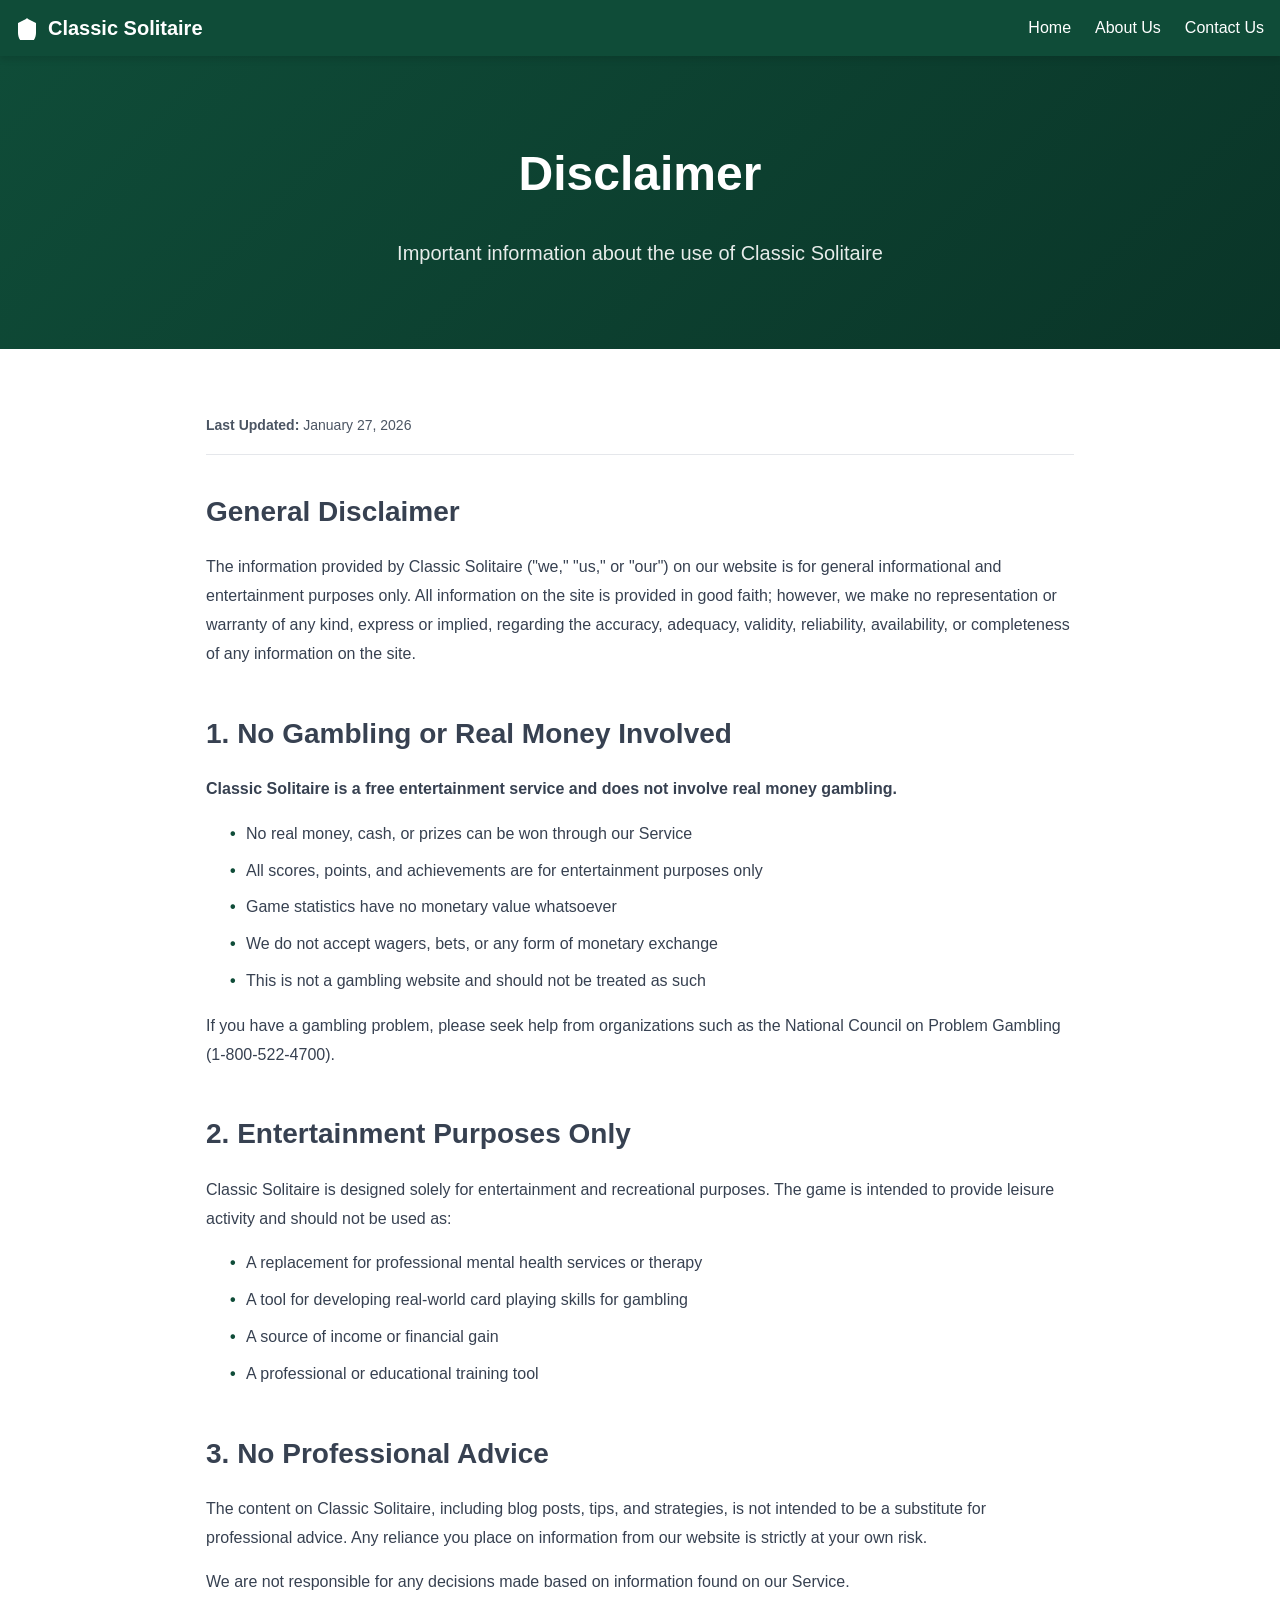
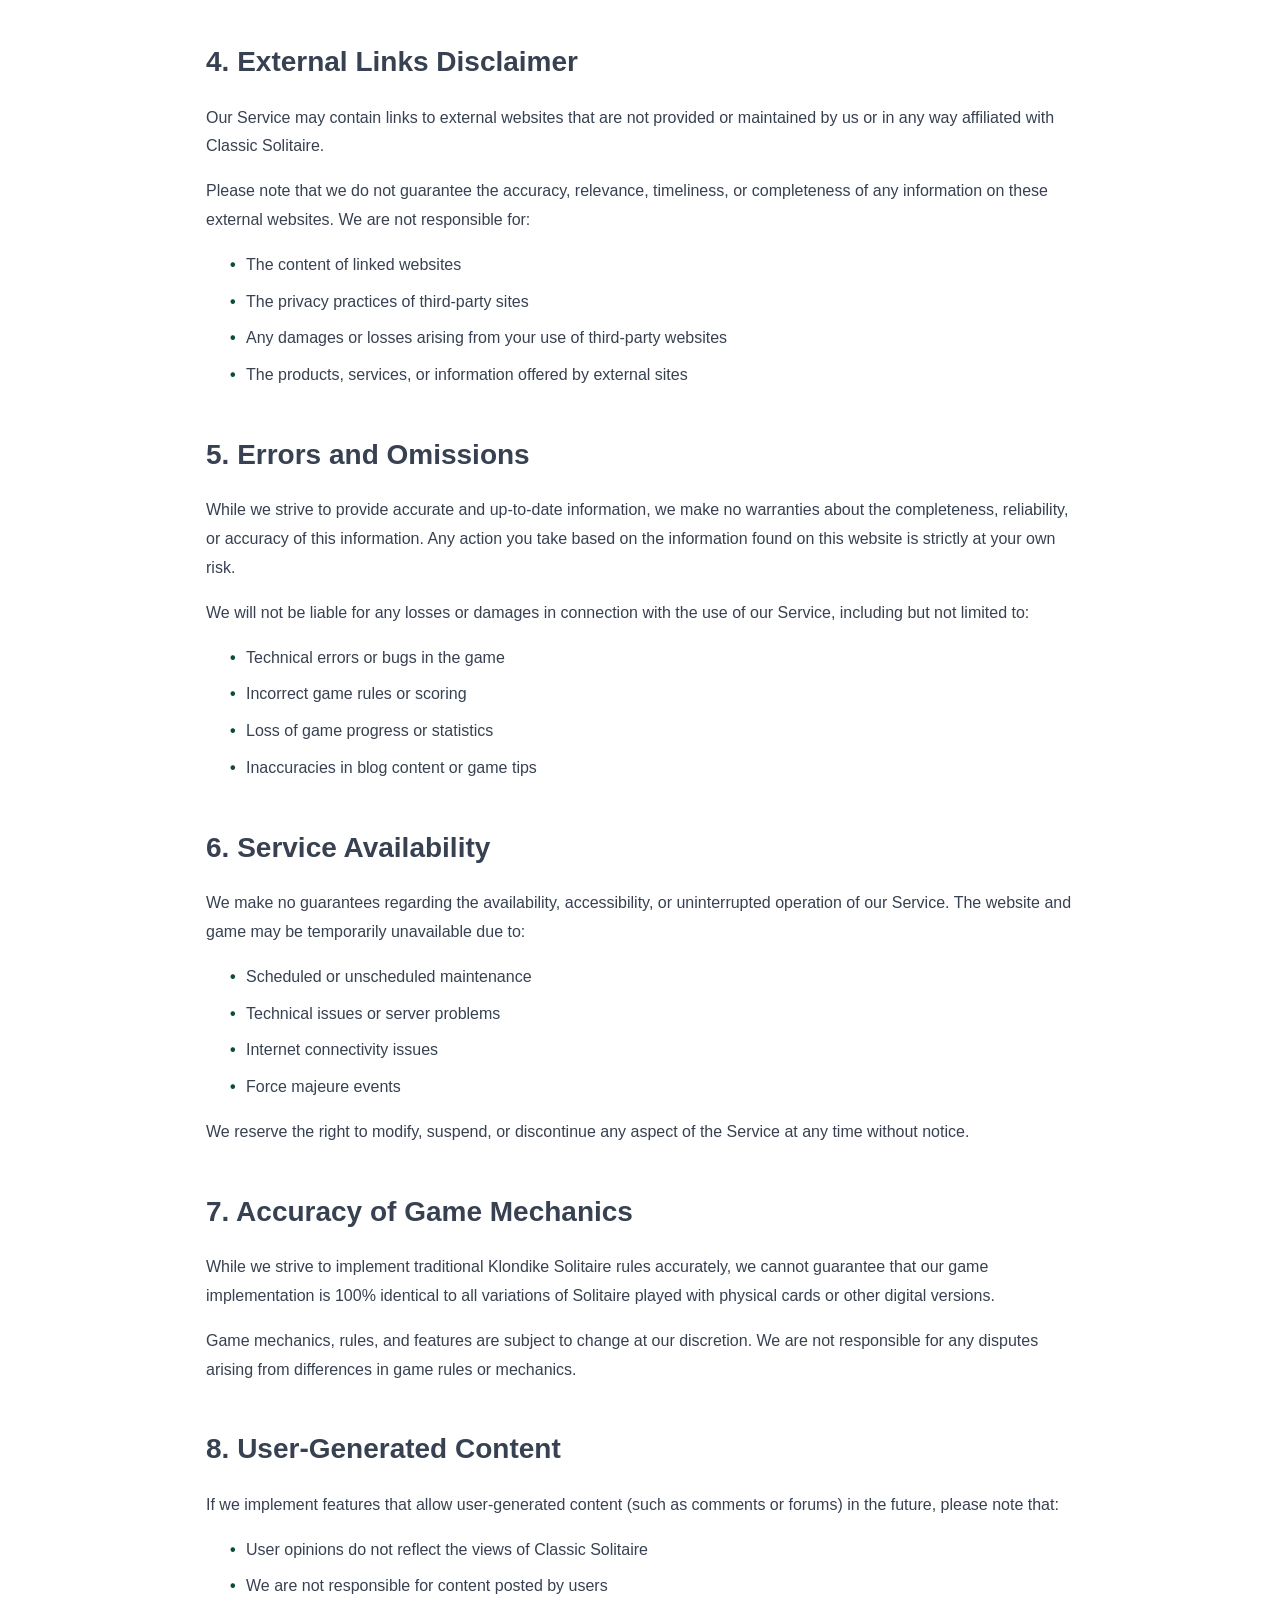
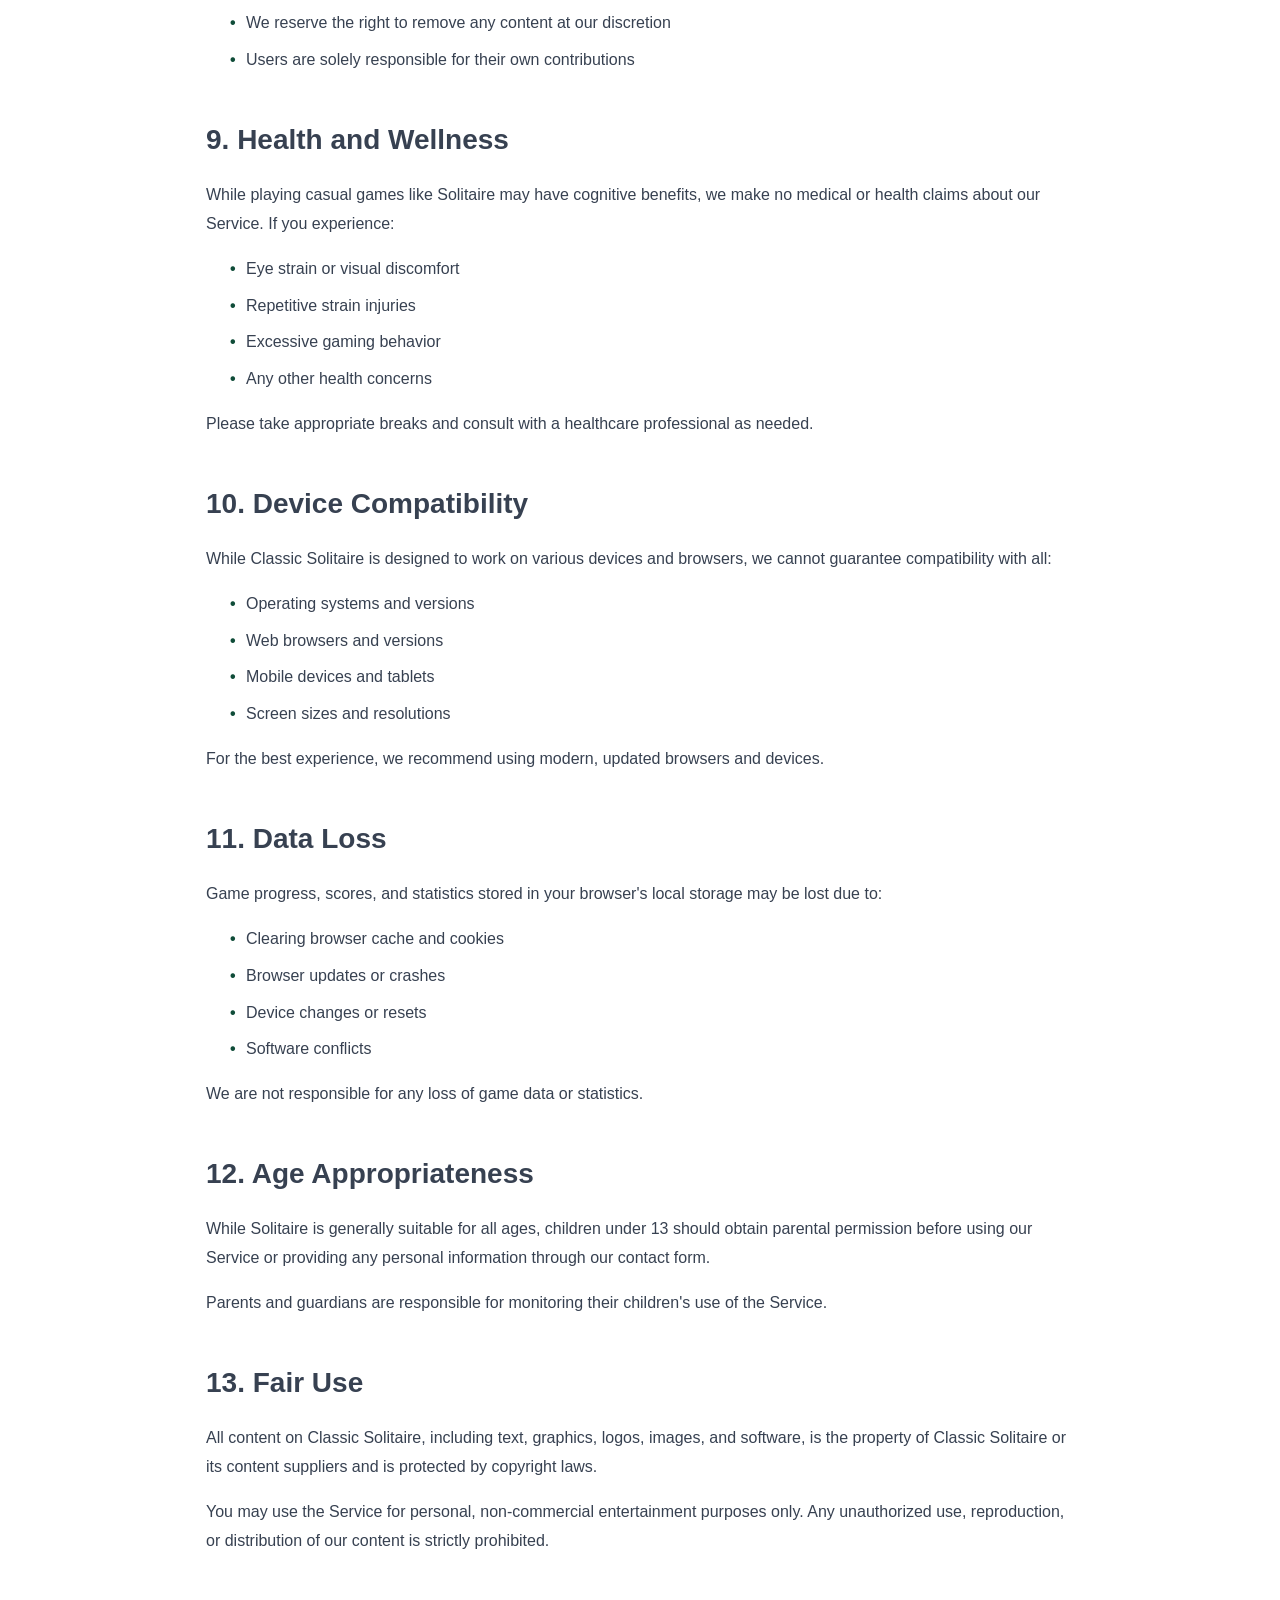
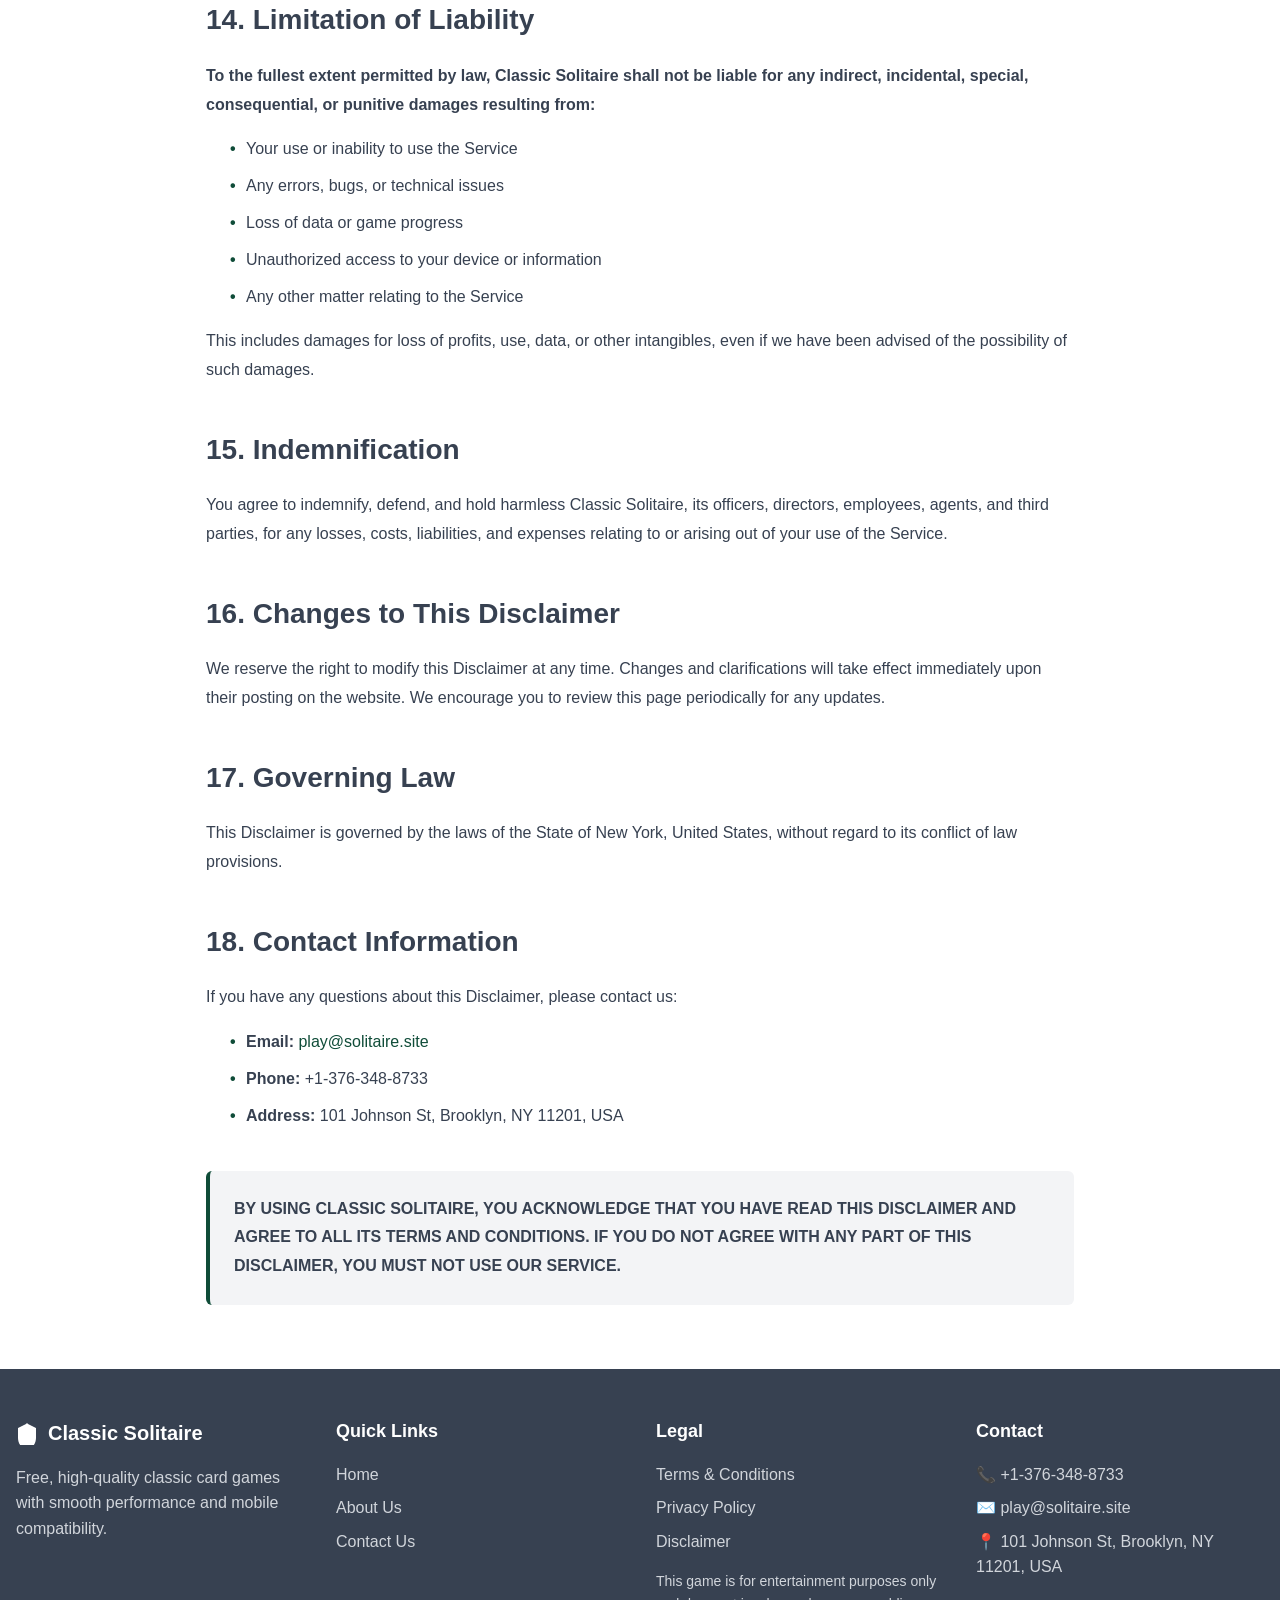
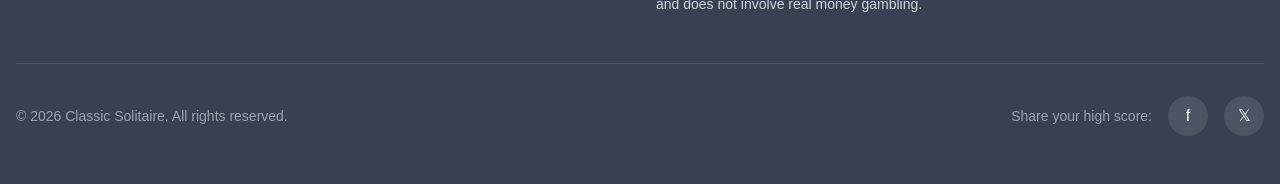
<file: disclaimer.html>
<!DOCTYPE html>
<html lang="en">
<head>
    <meta charset="UTF-8">
    <meta name="viewport" content="width=device-width, initial-scale=1.0">
    <title>Disclaimer - Classic Solitaire</title>
    <meta name="description" content="Read the Disclaimer for Classic Solitaire.">
    <link rel="stylesheet" href="styles.css">
</head>
<body>
    <!-- Header -->
    <header class="header">
        <nav class="nav-container">
            <a href="index.html" class="logo">
                <svg class="logo-icon" viewBox="0 0 24 24" fill="currentColor">
                    <path d="M12 2L2 7v10c0 5.55 3.84 10.74 9 12 5.16-1.26 9-6.45 9-12V7l-10-5z"/>
                </svg>
                <span>Classic Solitaire</span>
            </a>
            
            <ul class="nav-menu">
                <li><a href="index.html" class="nav-link">Home</a></li>
                <li><a href="about.html" class="nav-link">About Us</a></li>
                <li><a href="contact.html" class="nav-link">Contact Us</a></li>
            </ul>
        </nav>
    </header>

    <!-- Hero Section -->
    <section class="page-hero">
        <div class="container">
            <h1>Disclaimer</h1>
            <p>Important information about the use of Classic Solitaire</p>
        </div>
    </section>

    <!-- Legal Content -->
    <section class="section section-white">
        <div class="container container-narrow">
            <div class="legal-content">
                <p class="legal-date"><strong>Last Updated:</strong> January 27, 2026</p>

                <div class="legal-section">
                    <h2>General Disclaimer</h2>
                    <p>The information provided by Classic Solitaire ("we," "us," or "our") on our website is for general informational and entertainment purposes only. All information on the site is provided in good faith; however, we make no representation or warranty of any kind, express or implied, regarding the accuracy, adequacy, validity, reliability, availability, or completeness of any information on the site.</p>
                </div>

                <div class="legal-section">
                    <h2>1. No Gambling or Real Money Involved</h2>
                    <p><strong>Classic Solitaire is a free entertainment service and does not involve real money gambling.</strong></p>
                    <ul class="legal-list">
                        <li>No real money, cash, or prizes can be won through our Service</li>
                        <li>All scores, points, and achievements are for entertainment purposes only</li>
                        <li>Game statistics have no monetary value whatsoever</li>
                        <li>We do not accept wagers, bets, or any form of monetary exchange</li>
                        <li>This is not a gambling website and should not be treated as such</li>
                    </ul>
                    <p>If you have a gambling problem, please seek help from organizations such as the National Council on Problem Gambling (1-800-522-4700).</p>
                </div>

                <div class="legal-section">
                    <h2>2. Entertainment Purposes Only</h2>
                    <p>Classic Solitaire is designed solely for entertainment and recreational purposes. The game is intended to provide leisure activity and should not be used as:</p>
                    <ul class="legal-list">
                        <li>A replacement for professional mental health services or therapy</li>
                        <li>A tool for developing real-world card playing skills for gambling</li>
                        <li>A source of income or financial gain</li>
                        <li>A professional or educational training tool</li>
                    </ul>
                </div>

                <div class="legal-section">
                    <h2>3. No Professional Advice</h2>
                    <p>The content on Classic Solitaire, including blog posts, tips, and strategies, is not intended to be a substitute for professional advice. Any reliance you place on information from our website is strictly at your own risk.</p>
                    <p>We are not responsible for any decisions made based on information found on our Service.</p>
                </div>

                <div class="legal-section">
                    <h2>4. External Links Disclaimer</h2>
                    <p>Our Service may contain links to external websites that are not provided or maintained by us or in any way affiliated with Classic Solitaire.</p>
                    <p>Please note that we do not guarantee the accuracy, relevance, timeliness, or completeness of any information on these external websites. We are not responsible for:</p>
                    <ul class="legal-list">
                        <li>The content of linked websites</li>
                        <li>The privacy practices of third-party sites</li>
                        <li>Any damages or losses arising from your use of third-party websites</li>
                        <li>The products, services, or information offered by external sites</li>
                    </ul>
                </div>

                <div class="legal-section">
                    <h2>5. Errors and Omissions</h2>
                    <p>While we strive to provide accurate and up-to-date information, we make no warranties about the completeness, reliability, or accuracy of this information. Any action you take based on the information found on this website is strictly at your own risk.</p>
                    <p>We will not be liable for any losses or damages in connection with the use of our Service, including but not limited to:</p>
                    <ul class="legal-list">
                        <li>Technical errors or bugs in the game</li>
                        <li>Incorrect game rules or scoring</li>
                        <li>Loss of game progress or statistics</li>
                        <li>Inaccuracies in blog content or game tips</li>
                    </ul>
                </div>

                <div class="legal-section">
                    <h2>6. Service Availability</h2>
                    <p>We make no guarantees regarding the availability, accessibility, or uninterrupted operation of our Service. The website and game may be temporarily unavailable due to:</p>
                    <ul class="legal-list">
                        <li>Scheduled or unscheduled maintenance</li>
                        <li>Technical issues or server problems</li>
                        <li>Internet connectivity issues</li>
                        <li>Force majeure events</li>
                    </ul>
                    <p>We reserve the right to modify, suspend, or discontinue any aspect of the Service at any time without notice.</p>
                </div>

                <div class="legal-section">
                    <h2>7. Accuracy of Game Mechanics</h2>
                    <p>While we strive to implement traditional Klondike Solitaire rules accurately, we cannot guarantee that our game implementation is 100% identical to all variations of Solitaire played with physical cards or other digital versions.</p>
                    <p>Game mechanics, rules, and features are subject to change at our discretion. We are not responsible for any disputes arising from differences in game rules or mechanics.</p>
                </div>

                <div class="legal-section">
                    <h2>8. User-Generated Content</h2>
                    <p>If we implement features that allow user-generated content (such as comments or forums) in the future, please note that:</p>
                    <ul class="legal-list">
                        <li>User opinions do not reflect the views of Classic Solitaire</li>
                        <li>We are not responsible for content posted by users</li>
                        <li>We reserve the right to remove any content at our discretion</li>
                        <li>Users are solely responsible for their own contributions</li>
                    </ul>
                </div>

                <div class="legal-section">
                    <h2>9. Health and Wellness</h2>
                    <p>While playing casual games like Solitaire may have cognitive benefits, we make no medical or health claims about our Service. If you experience:</p>
                    <ul class="legal-list">
                        <li>Eye strain or visual discomfort</li>
                        <li>Repetitive strain injuries</li>
                        <li>Excessive gaming behavior</li>
                        <li>Any other health concerns</li>
                    </ul>
                    <p>Please take appropriate breaks and consult with a healthcare professional as needed.</p>
                </div>

                <div class="legal-section">
                    <h2>10. Device Compatibility</h2>
                    <p>While Classic Solitaire is designed to work on various devices and browsers, we cannot guarantee compatibility with all:</p>
                    <ul class="legal-list">
                        <li>Operating systems and versions</li>
                        <li>Web browsers and versions</li>
                        <li>Mobile devices and tablets</li>
                        <li>Screen sizes and resolutions</li>
                    </ul>
                    <p>For the best experience, we recommend using modern, updated browsers and devices.</p>
                </div>

                <div class="legal-section">
                    <h2>11. Data Loss</h2>
                    <p>Game progress, scores, and statistics stored in your browser's local storage may be lost due to:</p>
                    <ul class="legal-list">
                        <li>Clearing browser cache and cookies</li>
                        <li>Browser updates or crashes</li>
                        <li>Device changes or resets</li>
                        <li>Software conflicts</li>
                    </ul>
                    <p>We are not responsible for any loss of game data or statistics.</p>
                </div>

                <div class="legal-section">
                    <h2>12. Age Appropriateness</h2>
                    <p>While Solitaire is generally suitable for all ages, children under 13 should obtain parental permission before using our Service or providing any personal information through our contact form.</p>
                    <p>Parents and guardians are responsible for monitoring their children's use of the Service.</p>
                </div>

                <div class="legal-section">
                    <h2>13. Fair Use</h2>
                    <p>All content on Classic Solitaire, including text, graphics, logos, images, and software, is the property of Classic Solitaire or its content suppliers and is protected by copyright laws.</p>
                    <p>You may use the Service for personal, non-commercial entertainment purposes only. Any unauthorized use, reproduction, or distribution of our content is strictly prohibited.</p>
                </div>

                <div class="legal-section">
                    <h2>14. Limitation of Liability</h2>
                    <p><strong>To the fullest extent permitted by law, Classic Solitaire shall not be liable for any indirect, incidental, special, consequential, or punitive damages resulting from:</strong></p>
                    <ul class="legal-list">
                        <li>Your use or inability to use the Service</li>
                        <li>Any errors, bugs, or technical issues</li>
                        <li>Loss of data or game progress</li>
                        <li>Unauthorized access to your device or information</li>
                        <li>Any other matter relating to the Service</li>
                    </ul>
                    <p>This includes damages for loss of profits, use, data, or other intangibles, even if we have been advised of the possibility of such damages.</p>
                </div>

                <div class="legal-section">
                    <h2>15. Indemnification</h2>
                    <p>You agree to indemnify, defend, and hold harmless Classic Solitaire, its officers, directors, employees, agents, and third parties, for any losses, costs, liabilities, and expenses relating to or arising out of your use of the Service.</p>
                </div>

                <div class="legal-section">
                    <h2>16. Changes to This Disclaimer</h2>
                    <p>We reserve the right to modify this Disclaimer at any time. Changes and clarifications will take effect immediately upon their posting on the website. We encourage you to review this page periodically for any updates.</p>
                </div>

                <div class="legal-section">
                    <h2>17. Governing Law</h2>
                    <p>This Disclaimer is governed by the laws of the State of New York, United States, without regard to its conflict of law provisions.</p>
                </div>

                <div class="legal-section">
                    <h2>18. Contact Information</h2>
                    <p>If you have any questions about this Disclaimer, please contact us:</p>
                    <ul class="legal-list">
                        <li><strong>Email:</strong> <a href="mailto:play@solitaire.site">play@solitaire.site</a></li>
                        <li><strong>Phone:</strong> +1-376-348-8733</li>
                        <li><strong>Address:</strong> 101 Johnson St, Brooklyn, NY 11201, USA</li>
                    </ul>
                </div>

                <div class="legal-notice">
                    <p><strong>BY USING CLASSIC SOLITAIRE, YOU ACKNOWLEDGE THAT YOU HAVE READ THIS DISCLAIMER AND AGREE TO ALL ITS TERMS AND CONDITIONS. IF YOU DO NOT AGREE WITH ANY PART OF THIS DISCLAIMER, YOU MUST NOT USE OUR SERVICE.</strong></p>
                </div>
            </div>
        </div>
    </section>

    <!-- Footer -->
    <footer class="footer">
        <div class="container">
            <div class="footer-content">
                <div class="footer-col">
                    <div class="footer-brand">
                        <svg class="footer-icon" viewBox="0 0 24 24" fill="currentColor">
                            <path d="M12 2L2 7v10c0 5.55 3.84 10.74 9 12 5.16-1.26 9-6.45 9-12V7l-10-5z"/>
                        </svg>
                        <span>Classic Solitaire</span>
                    </div>
                    <p>Free, high-quality classic card games with smooth performance and mobile compatibility.</p>
                </div>

                <div class="footer-col">
                    <h3>Quick Links</h3>
                    <ul>
                        <li><a href="index.html">Home</a></li>
                        <li><a href="about.html">About Us</a></li>
                        <li><a href="contact.html">Contact Us</a></li>
                    </ul>
                </div>

                <div class="footer-col">
                    <h3>Legal</h3>
                    <ul>
                        <li><a href="terms.html">Terms & Conditions</a></li>
                        <li><a href="privacy.html">Privacy Policy</a></li>
                        <li><a href="disclaimer.html">Disclaimer</a></li>
                    </ul>
                    <p class="disclaimer">This game is for entertainment purposes only and does not involve real money gambling.</p>
                </div>

                <div class="footer-col">
                    <h3>Contact</h3>
                    <ul class="contact-list">
                        <li>📞 +1-376-348-8733</li>
                        <li>✉️ <a href="mailto:play@solitaire.site">play@solitaire.site</a></li>
                        <li>📍 101 Johnson St, Brooklyn, NY 11201, USA</li>
                    </ul>
                </div>
            </div>

            <div class="footer-bottom">
                <p>© 2026 Classic Solitaire. All rights reserved.</p>
                <div class="social-links">
                    <span>Share your high score:</span>
                    <a href="https://facebook.com" target="_blank" class="social-icon" aria-label="Share on Facebook">f</a>
                    <a href="https://twitter.com" target="_blank" class="social-icon" aria-label="Share on Twitter">𝕏</a>
                </div>
            </div>
        </div>
    </footer>

    <script src="main.js"></script>
</body>
</html>
</file>
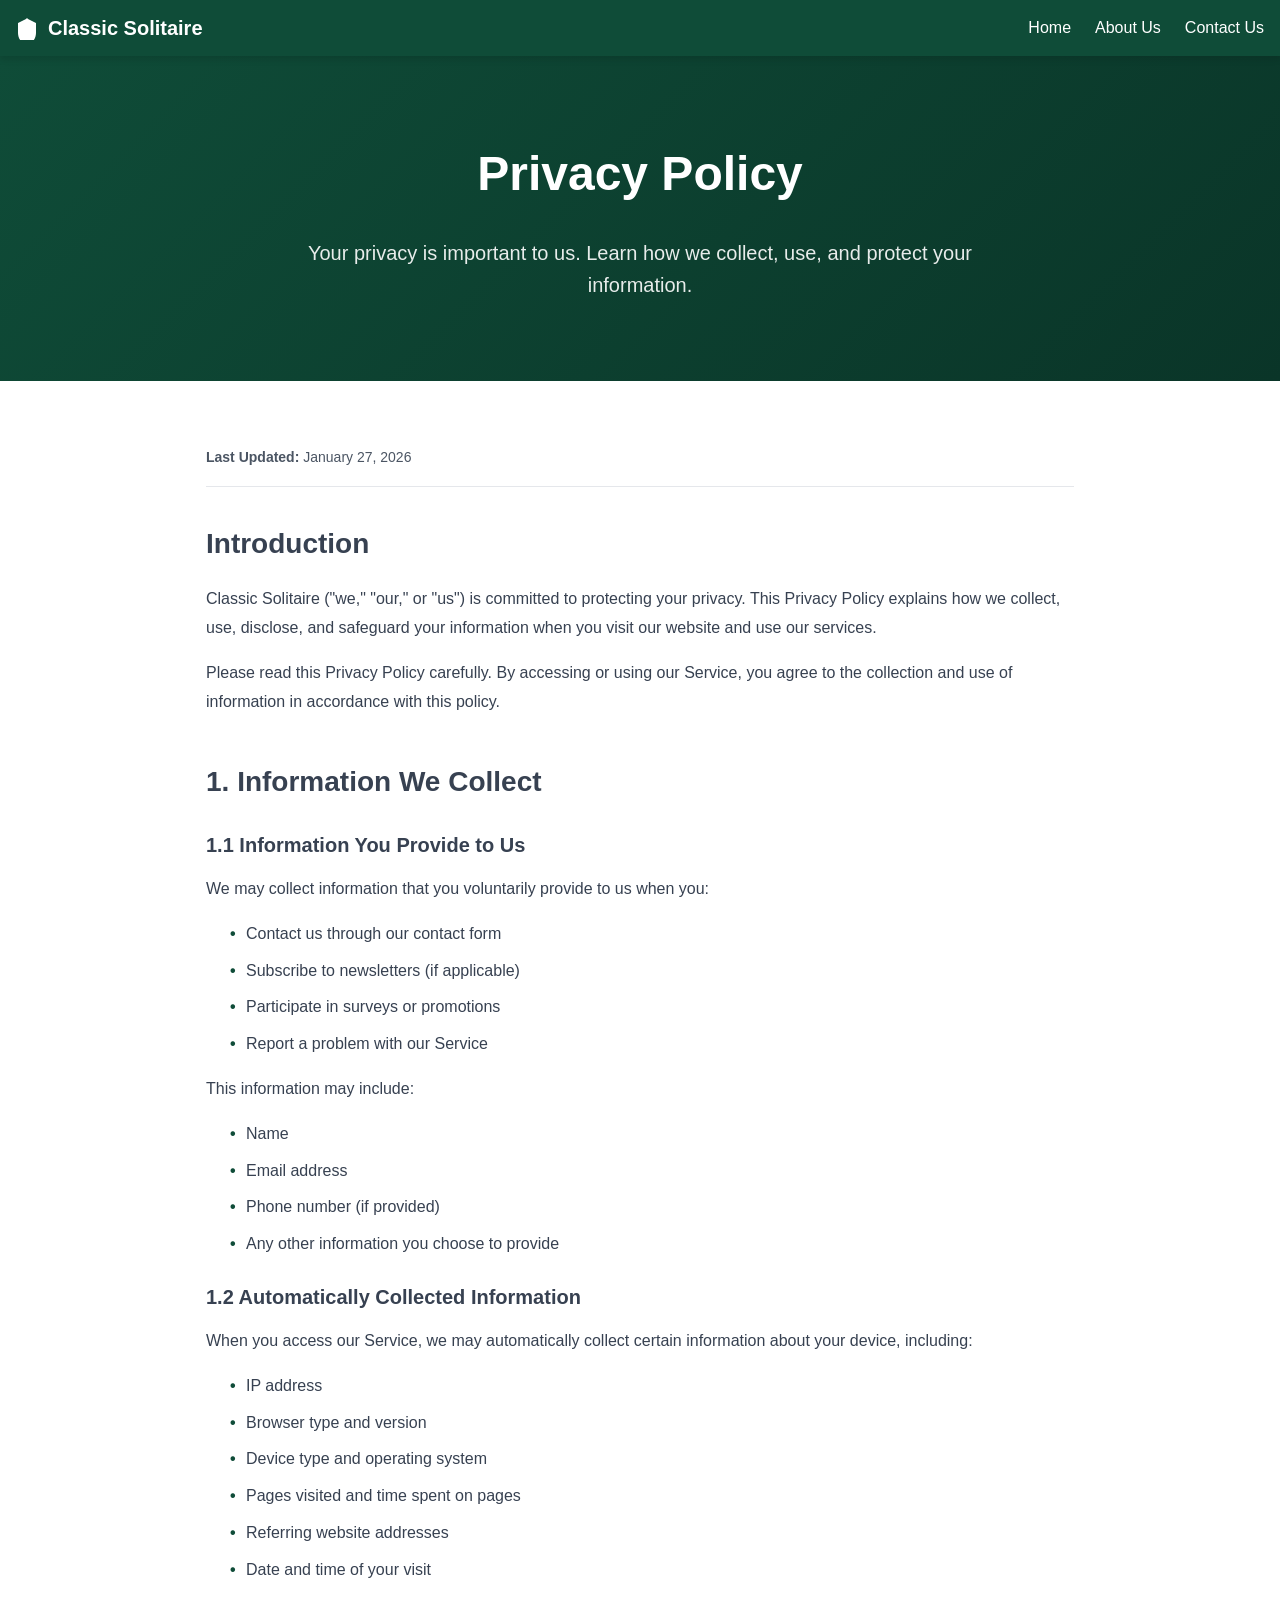
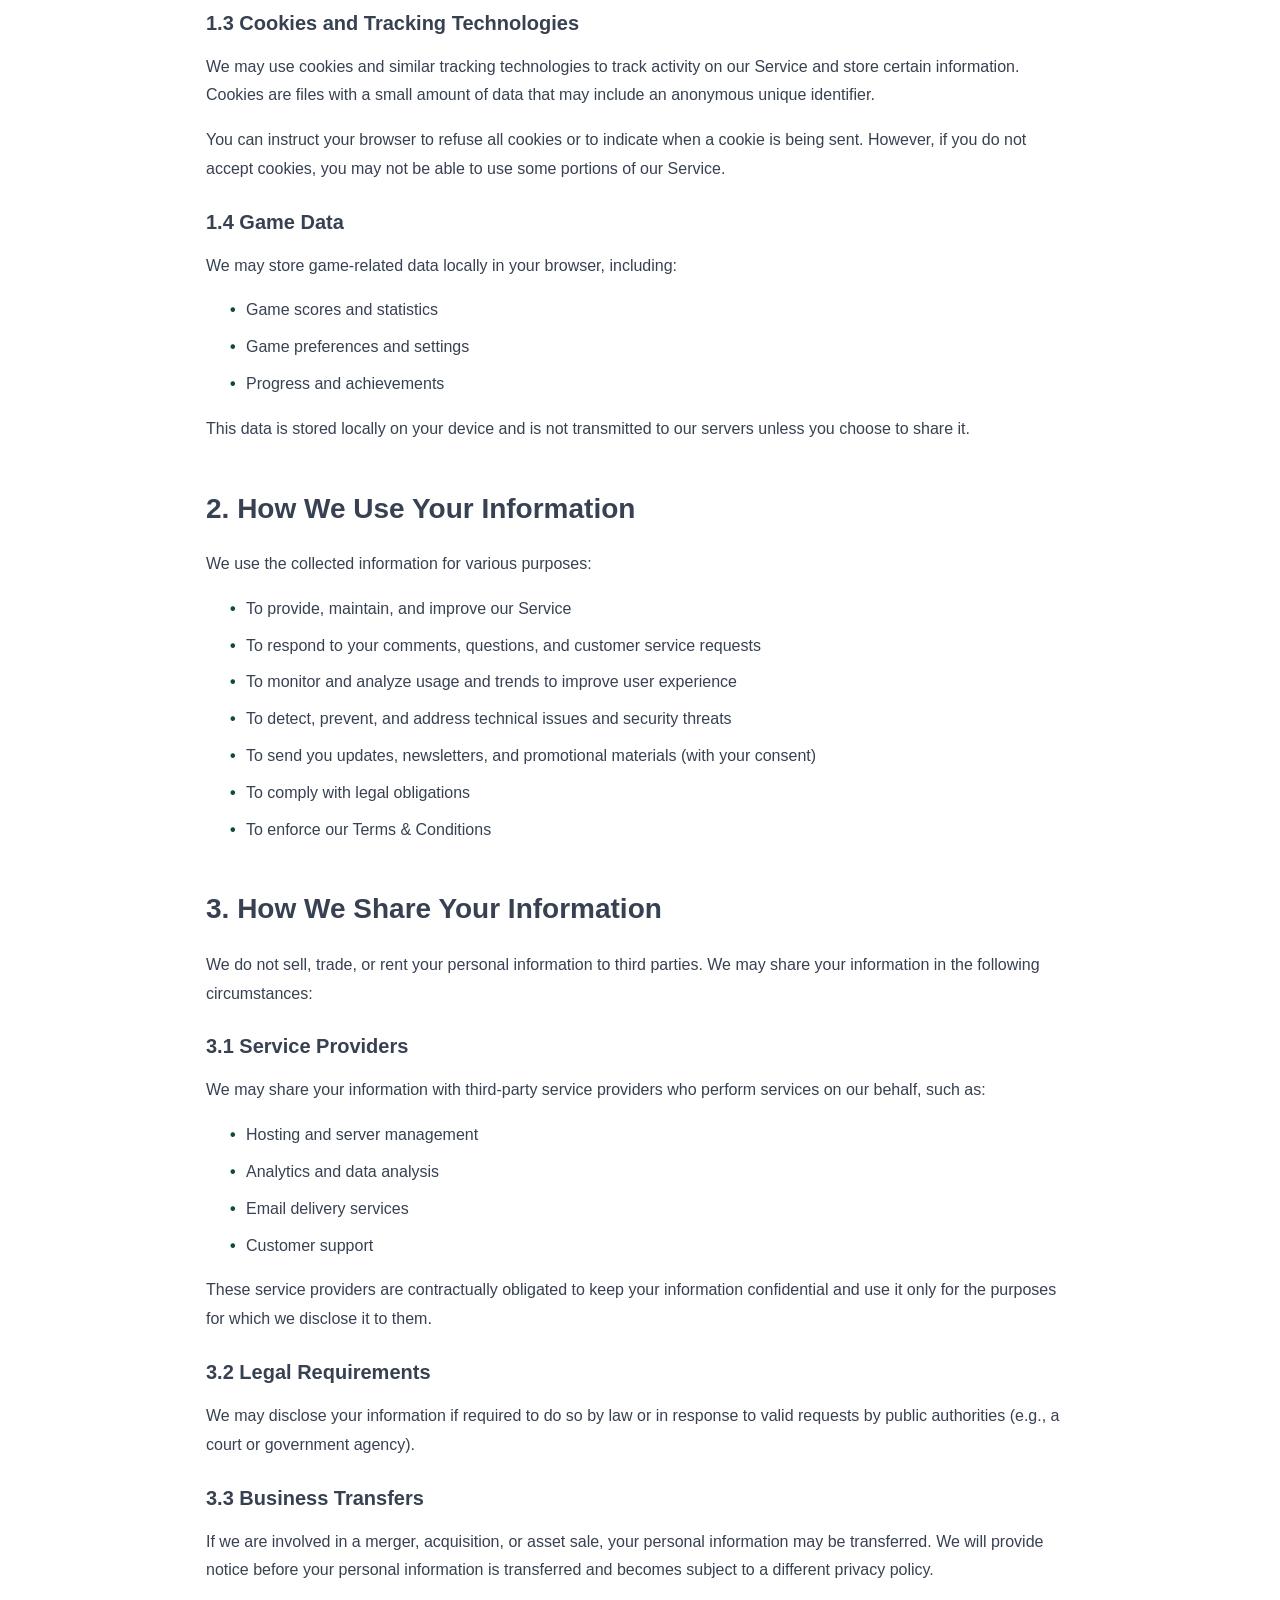
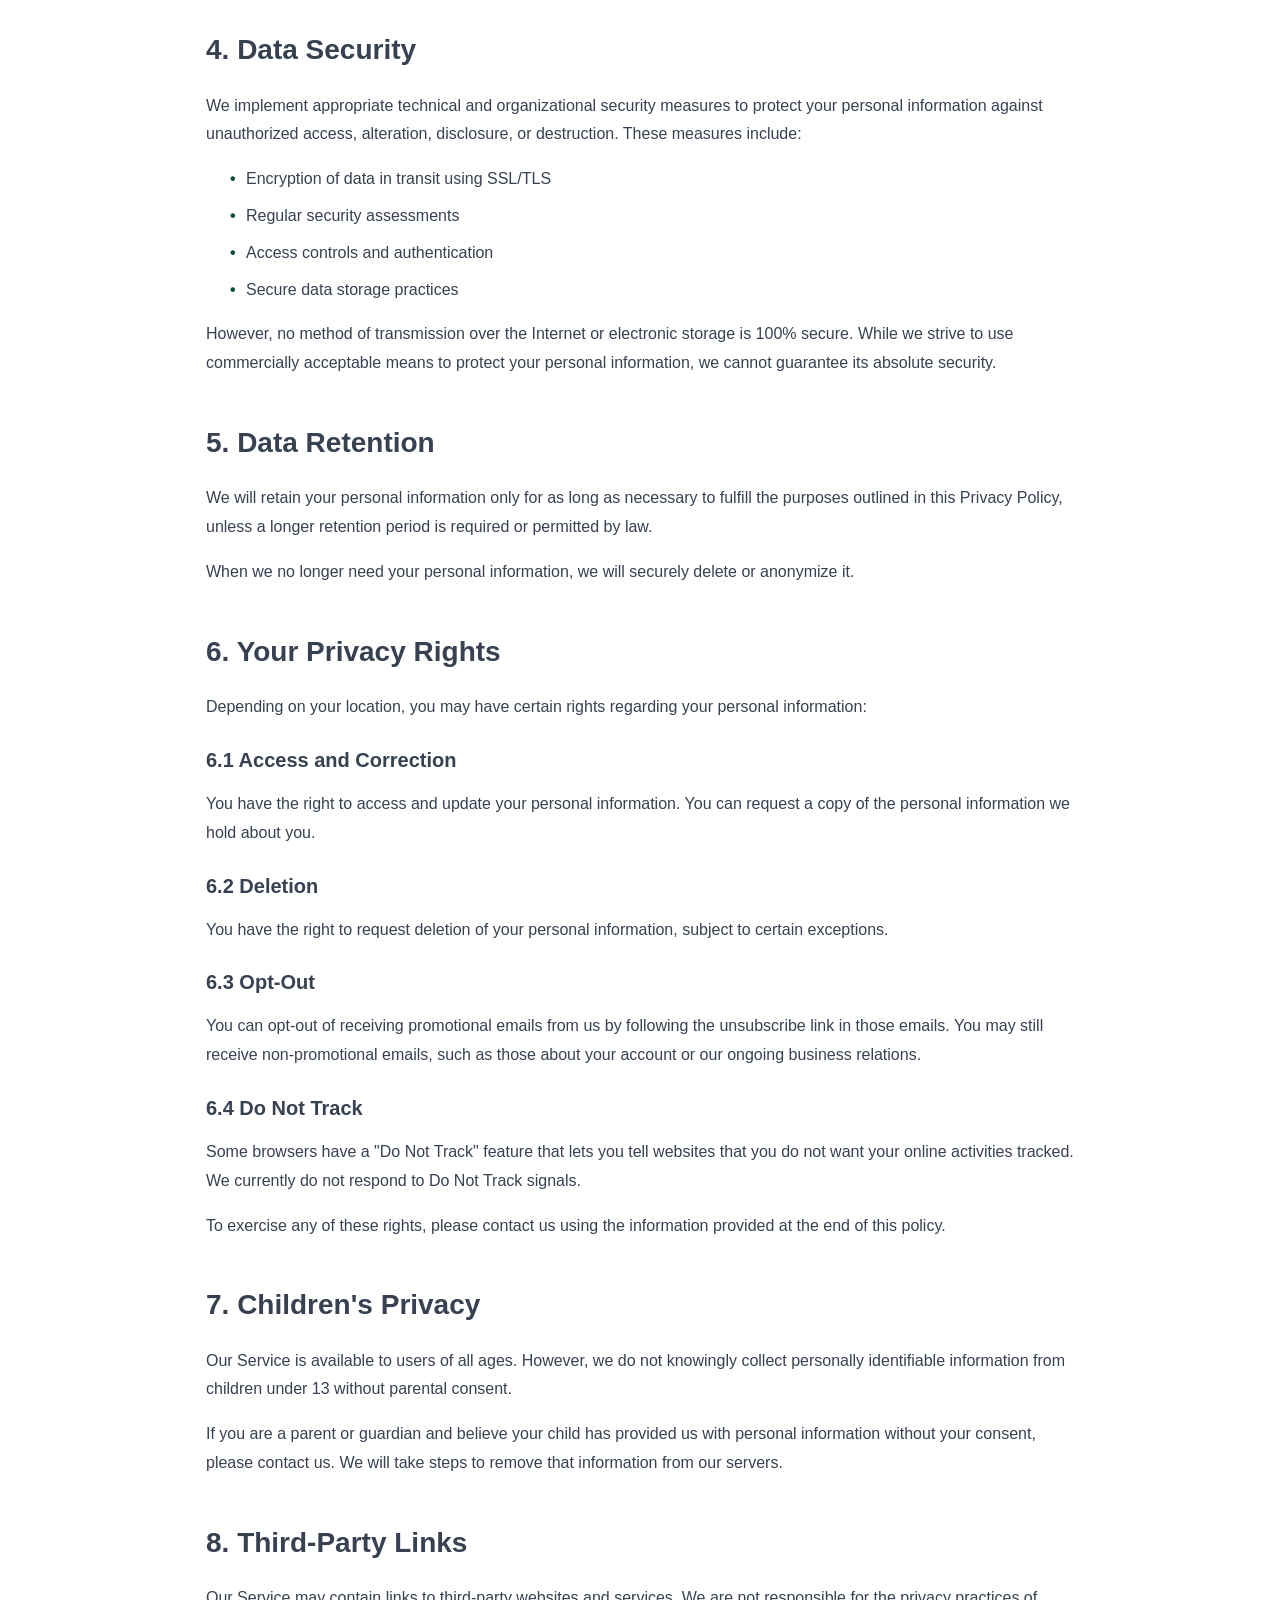
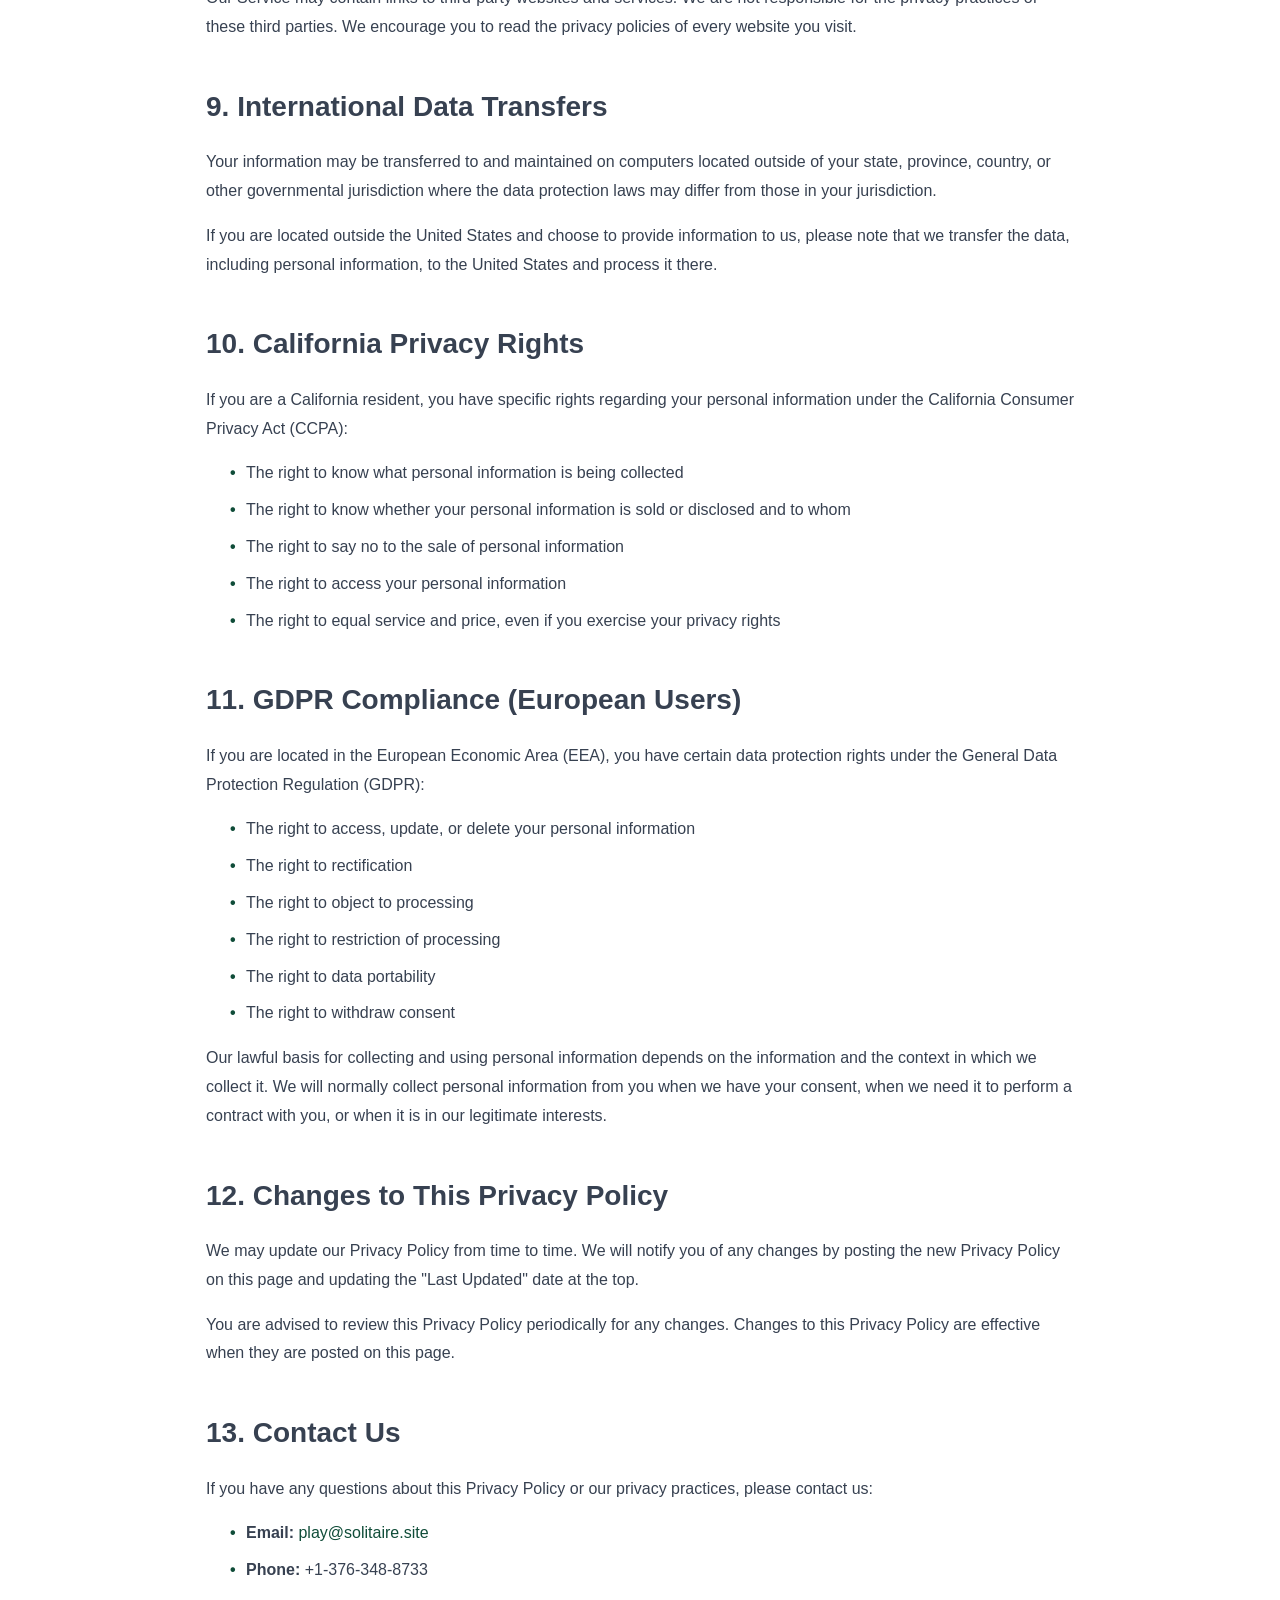
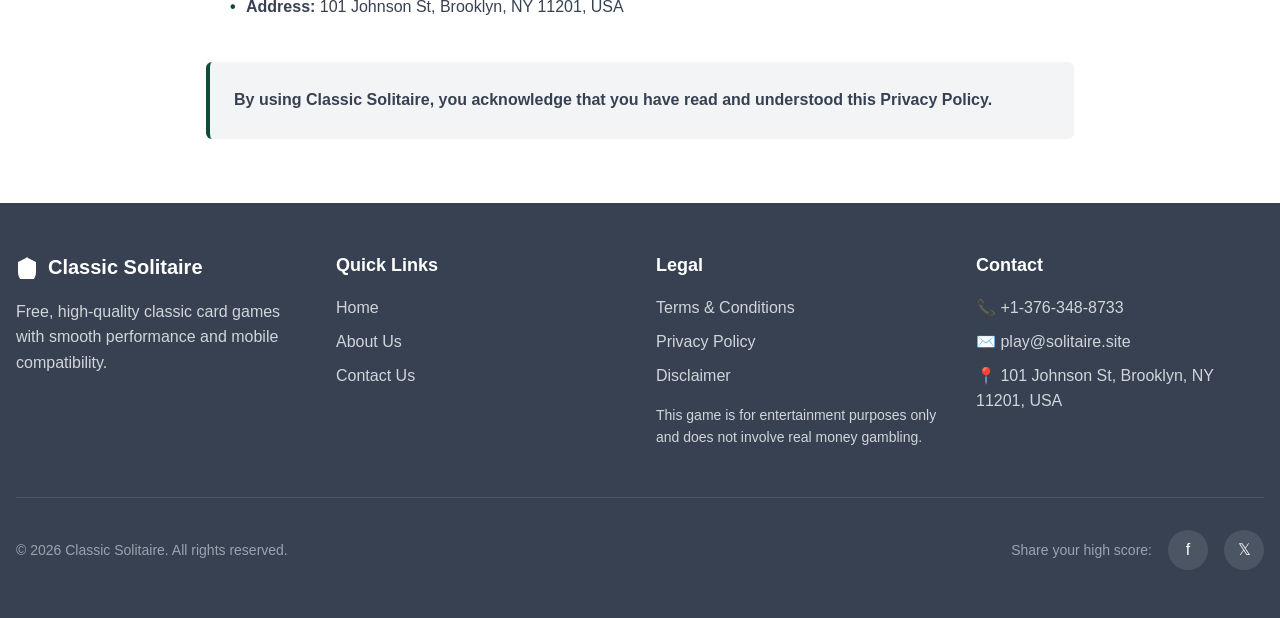
<file: privacy.html>
<!DOCTYPE html>
<html lang="en">
<head>
    <meta charset="UTF-8">
    <meta name="viewport" content="width=device-width, initial-scale=1.0">
    <title>Privacy Policy - Classic Solitaire</title>
    <meta name="description" content="Read the Privacy Policy for Classic Solitaire and learn how we protect your data.">
    <link rel="stylesheet" href="styles.css">
</head>
<body>
    <!-- Header -->
    <header class="header">
        <nav class="nav-container">
            <a href="index.html" class="logo">
                <svg class="logo-icon" viewBox="0 0 24 24" fill="currentColor">
                    <path d="M12 2L2 7v10c0 5.55 3.84 10.74 9 12 5.16-1.26 9-6.45 9-12V7l-10-5z"/>
                </svg>
                <span>Classic Solitaire</span>
            </a>
            
            <ul class="nav-menu">
                <li><a href="index.html" class="nav-link">Home</a></li>
                <li><a href="about.html" class="nav-link">About Us</a></li>
                <li><a href="contact.html" class="nav-link">Contact Us</a></li>
            </ul>
        </nav>
    </header>

    <!-- Hero Section -->
    <section class="page-hero">
        <div class="container">
            <h1>Privacy Policy</h1>
            <p>Your privacy is important to us. Learn how we collect, use, and protect your information.</p>
        </div>
    </section>

    <!-- Legal Content -->
    <section class="section section-white">
        <div class="container container-narrow">
            <div class="legal-content">
                <p class="legal-date"><strong>Last Updated:</strong> January 27, 2026</p>

                <div class="legal-section">
                    <h2>Introduction</h2>
                    <p>Classic Solitaire ("we," "our," or "us") is committed to protecting your privacy. This Privacy Policy explains how we collect, use, disclose, and safeguard your information when you visit our website and use our services.</p>
                    <p>Please read this Privacy Policy carefully. By accessing or using our Service, you agree to the collection and use of information in accordance with this policy.</p>
                </div>

                <div class="legal-section">
                    <h2>1. Information We Collect</h2>
                    
                    <h3>1.1 Information You Provide to Us</h3>
                    <p>We may collect information that you voluntarily provide to us when you:</p>
                    <ul class="legal-list">
                        <li>Contact us through our contact form</li>
                        <li>Subscribe to newsletters (if applicable)</li>
                        <li>Participate in surveys or promotions</li>
                        <li>Report a problem with our Service</li>
                    </ul>
                    <p>This information may include:</p>
                    <ul class="legal-list">
                        <li>Name</li>
                        <li>Email address</li>
                        <li>Phone number (if provided)</li>
                        <li>Any other information you choose to provide</li>
                    </ul>

                    <h3>1.2 Automatically Collected Information</h3>
                    <p>When you access our Service, we may automatically collect certain information about your device, including:</p>
                    <ul class="legal-list">
                        <li>IP address</li>
                        <li>Browser type and version</li>
                        <li>Device type and operating system</li>
                        <li>Pages visited and time spent on pages</li>
                        <li>Referring website addresses</li>
                        <li>Date and time of your visit</li>
                    </ul>

                    <h3>1.3 Cookies and Tracking Technologies</h3>
                    <p>We may use cookies and similar tracking technologies to track activity on our Service and store certain information. Cookies are files with a small amount of data that may include an anonymous unique identifier.</p>
                    <p>You can instruct your browser to refuse all cookies or to indicate when a cookie is being sent. However, if you do not accept cookies, you may not be able to use some portions of our Service.</p>

                    <h3>1.4 Game Data</h3>
                    <p>We may store game-related data locally in your browser, including:</p>
                    <ul class="legal-list">
                        <li>Game scores and statistics</li>
                        <li>Game preferences and settings</li>
                        <li>Progress and achievements</li>
                    </ul>
                    <p>This data is stored locally on your device and is not transmitted to our servers unless you choose to share it.</p>
                </div>

                <div class="legal-section">
                    <h2>2. How We Use Your Information</h2>
                    <p>We use the collected information for various purposes:</p>
                    <ul class="legal-list">
                        <li>To provide, maintain, and improve our Service</li>
                        <li>To respond to your comments, questions, and customer service requests</li>
                        <li>To monitor and analyze usage and trends to improve user experience</li>
                        <li>To detect, prevent, and address technical issues and security threats</li>
                        <li>To send you updates, newsletters, and promotional materials (with your consent)</li>
                        <li>To comply with legal obligations</li>
                        <li>To enforce our Terms & Conditions</li>
                    </ul>
                </div>

                <div class="legal-section">
                    <h2>3. How We Share Your Information</h2>
                    <p>We do not sell, trade, or rent your personal information to third parties. We may share your information in the following circumstances:</p>

                    <h3>3.1 Service Providers</h3>
                    <p>We may share your information with third-party service providers who perform services on our behalf, such as:</p>
                    <ul class="legal-list">
                        <li>Hosting and server management</li>
                        <li>Analytics and data analysis</li>
                        <li>Email delivery services</li>
                        <li>Customer support</li>
                    </ul>
                    <p>These service providers are contractually obligated to keep your information confidential and use it only for the purposes for which we disclose it to them.</p>

                    <h3>3.2 Legal Requirements</h3>
                    <p>We may disclose your information if required to do so by law or in response to valid requests by public authorities (e.g., a court or government agency).</p>

                    <h3>3.3 Business Transfers</h3>
                    <p>If we are involved in a merger, acquisition, or asset sale, your personal information may be transferred. We will provide notice before your personal information is transferred and becomes subject to a different privacy policy.</p>
                </div>

                <div class="legal-section">
                    <h2>4. Data Security</h2>
                    <p>We implement appropriate technical and organizational security measures to protect your personal information against unauthorized access, alteration, disclosure, or destruction. These measures include:</p>
                    <ul class="legal-list">
                        <li>Encryption of data in transit using SSL/TLS</li>
                        <li>Regular security assessments</li>
                        <li>Access controls and authentication</li>
                        <li>Secure data storage practices</li>
                    </ul>
                    <p>However, no method of transmission over the Internet or electronic storage is 100% secure. While we strive to use commercially acceptable means to protect your personal information, we cannot guarantee its absolute security.</p>
                </div>

                <div class="legal-section">
                    <h2>5. Data Retention</h2>
                    <p>We will retain your personal information only for as long as necessary to fulfill the purposes outlined in this Privacy Policy, unless a longer retention period is required or permitted by law.</p>
                    <p>When we no longer need your personal information, we will securely delete or anonymize it.</p>
                </div>

                <div class="legal-section">
                    <h2>6. Your Privacy Rights</h2>
                    <p>Depending on your location, you may have certain rights regarding your personal information:</p>

                    <h3>6.1 Access and Correction</h3>
                    <p>You have the right to access and update your personal information. You can request a copy of the personal information we hold about you.</p>

                    <h3>6.2 Deletion</h3>
                    <p>You have the right to request deletion of your personal information, subject to certain exceptions.</p>

                    <h3>6.3 Opt-Out</h3>
                    <p>You can opt-out of receiving promotional emails from us by following the unsubscribe link in those emails. You may still receive non-promotional emails, such as those about your account or our ongoing business relations.</p>

                    <h3>6.4 Do Not Track</h3>
                    <p>Some browsers have a "Do Not Track" feature that lets you tell websites that you do not want your online activities tracked. We currently do not respond to Do Not Track signals.</p>

                    <p>To exercise any of these rights, please contact us using the information provided at the end of this policy.</p>
                </div>

                <div class="legal-section">
                    <h2>7. Children's Privacy</h2>
                    <p>Our Service is available to users of all ages. However, we do not knowingly collect personally identifiable information from children under 13 without parental consent.</p>
                    <p>If you are a parent or guardian and believe your child has provided us with personal information without your consent, please contact us. We will take steps to remove that information from our servers.</p>
                </div>

                <div class="legal-section">
                    <h2>8. Third-Party Links</h2>
                    <p>Our Service may contain links to third-party websites and services. We are not responsible for the privacy practices of these third parties. We encourage you to read the privacy policies of every website you visit.</p>
                </div>

                <div class="legal-section">
                    <h2>9. International Data Transfers</h2>
                    <p>Your information may be transferred to and maintained on computers located outside of your state, province, country, or other governmental jurisdiction where the data protection laws may differ from those in your jurisdiction.</p>
                    <p>If you are located outside the United States and choose to provide information to us, please note that we transfer the data, including personal information, to the United States and process it there.</p>
                </div>

                <div class="legal-section">
                    <h2>10. California Privacy Rights</h2>
                    <p>If you are a California resident, you have specific rights regarding your personal information under the California Consumer Privacy Act (CCPA):</p>
                    <ul class="legal-list">
                        <li>The right to know what personal information is being collected</li>
                        <li>The right to know whether your personal information is sold or disclosed and to whom</li>
                        <li>The right to say no to the sale of personal information</li>
                        <li>The right to access your personal information</li>
                        <li>The right to equal service and price, even if you exercise your privacy rights</li>
                    </ul>
                </div>

                <div class="legal-section">
                    <h2>11. GDPR Compliance (European Users)</h2>
                    <p>If you are located in the European Economic Area (EEA), you have certain data protection rights under the General Data Protection Regulation (GDPR):</p>
                    <ul class="legal-list">
                        <li>The right to access, update, or delete your personal information</li>
                        <li>The right to rectification</li>
                        <li>The right to object to processing</li>
                        <li>The right to restriction of processing</li>
                        <li>The right to data portability</li>
                        <li>The right to withdraw consent</li>
                    </ul>
                    <p>Our lawful basis for collecting and using personal information depends on the information and the context in which we collect it. We will normally collect personal information from you when we have your consent, when we need it to perform a contract with you, or when it is in our legitimate interests.</p>
                </div>

                <div class="legal-section">
                    <h2>12. Changes to This Privacy Policy</h2>
                    <p>We may update our Privacy Policy from time to time. We will notify you of any changes by posting the new Privacy Policy on this page and updating the "Last Updated" date at the top.</p>
                    <p>You are advised to review this Privacy Policy periodically for any changes. Changes to this Privacy Policy are effective when they are posted on this page.</p>
                </div>

                <div class="legal-section">
                    <h2>13. Contact Us</h2>
                    <p>If you have any questions about this Privacy Policy or our privacy practices, please contact us:</p>
                    <ul class="legal-list">
                        <li><strong>Email:</strong> <a href="mailto:play@solitaire.site">play@solitaire.site</a></li>
                        <li><strong>Phone:</strong> +1-376-348-8733</li>
                        <li><strong>Address:</strong> 101 Johnson St, Brooklyn, NY 11201, USA</li>
                    </ul>
                </div>

                <div class="legal-notice">
                    <p><strong>By using Classic Solitaire, you acknowledge that you have read and understood this Privacy Policy.</strong></p>
                </div>
            </div>
        </div>
    </section>

    <!-- Footer -->
    <footer class="footer">
        <div class="container">
            <div class="footer-content">
                <div class="footer-col">
                    <div class="footer-brand">
                        <svg class="footer-icon" viewBox="0 0 24 24" fill="currentColor">
                            <path d="M12 2L2 7v10c0 5.55 3.84 10.74 9 12 5.16-1.26 9-6.45 9-12V7l-10-5z"/>
                        </svg>
                        <span>Classic Solitaire</span>
                    </div>
                    <p>Free, high-quality classic card games with smooth performance and mobile compatibility.</p>
                </div>

                <div class="footer-col">
                    <h3>Quick Links</h3>
                    <ul>
                        <li><a href="index.html">Home</a></li>
                        <li><a href="about.html">About Us</a></li>
                        <li><a href="contact.html">Contact Us</a></li>
                    </ul>
                </div>

                <div class="footer-col">
                    <h3>Legal</h3>
                    <ul>
                        <li><a href="terms.html">Terms & Conditions</a></li>
                        <li><a href="privacy.html">Privacy Policy</a></li>
                        <li><a href="disclaimer.html">Disclaimer</a></li>
                    </ul>
                    <p class="disclaimer">This game is for entertainment purposes only and does not involve real money gambling.</p>
                </div>

                <div class="footer-col">
                    <h3>Contact</h3>
                    <ul class="contact-list">
                        <li>📞 +1-376-348-8733</li>
                        <li>✉️ <a href="mailto:play@solitaire.site">play@solitaire.site</a></li>
                        <li>📍 101 Johnson St, Brooklyn, NY 11201, USA</li>
                    </ul>
                </div>
            </div>

            <div class="footer-bottom">
                <p>© 2026 Classic Solitaire. All rights reserved.</p>
                <div class="social-links">
                    <span>Share your high score:</span>
                    <a href="https://facebook.com" target="_blank" class="social-icon" aria-label="Share on Facebook">f</a>
                    <a href="https://twitter.com" target="_blank" class="social-icon" aria-label="Share on Twitter">𝕏</a>
                </div>
            </div>
        </div>
    </footer>

    <script src="main.js"></script>
</body>
</html>
</file>
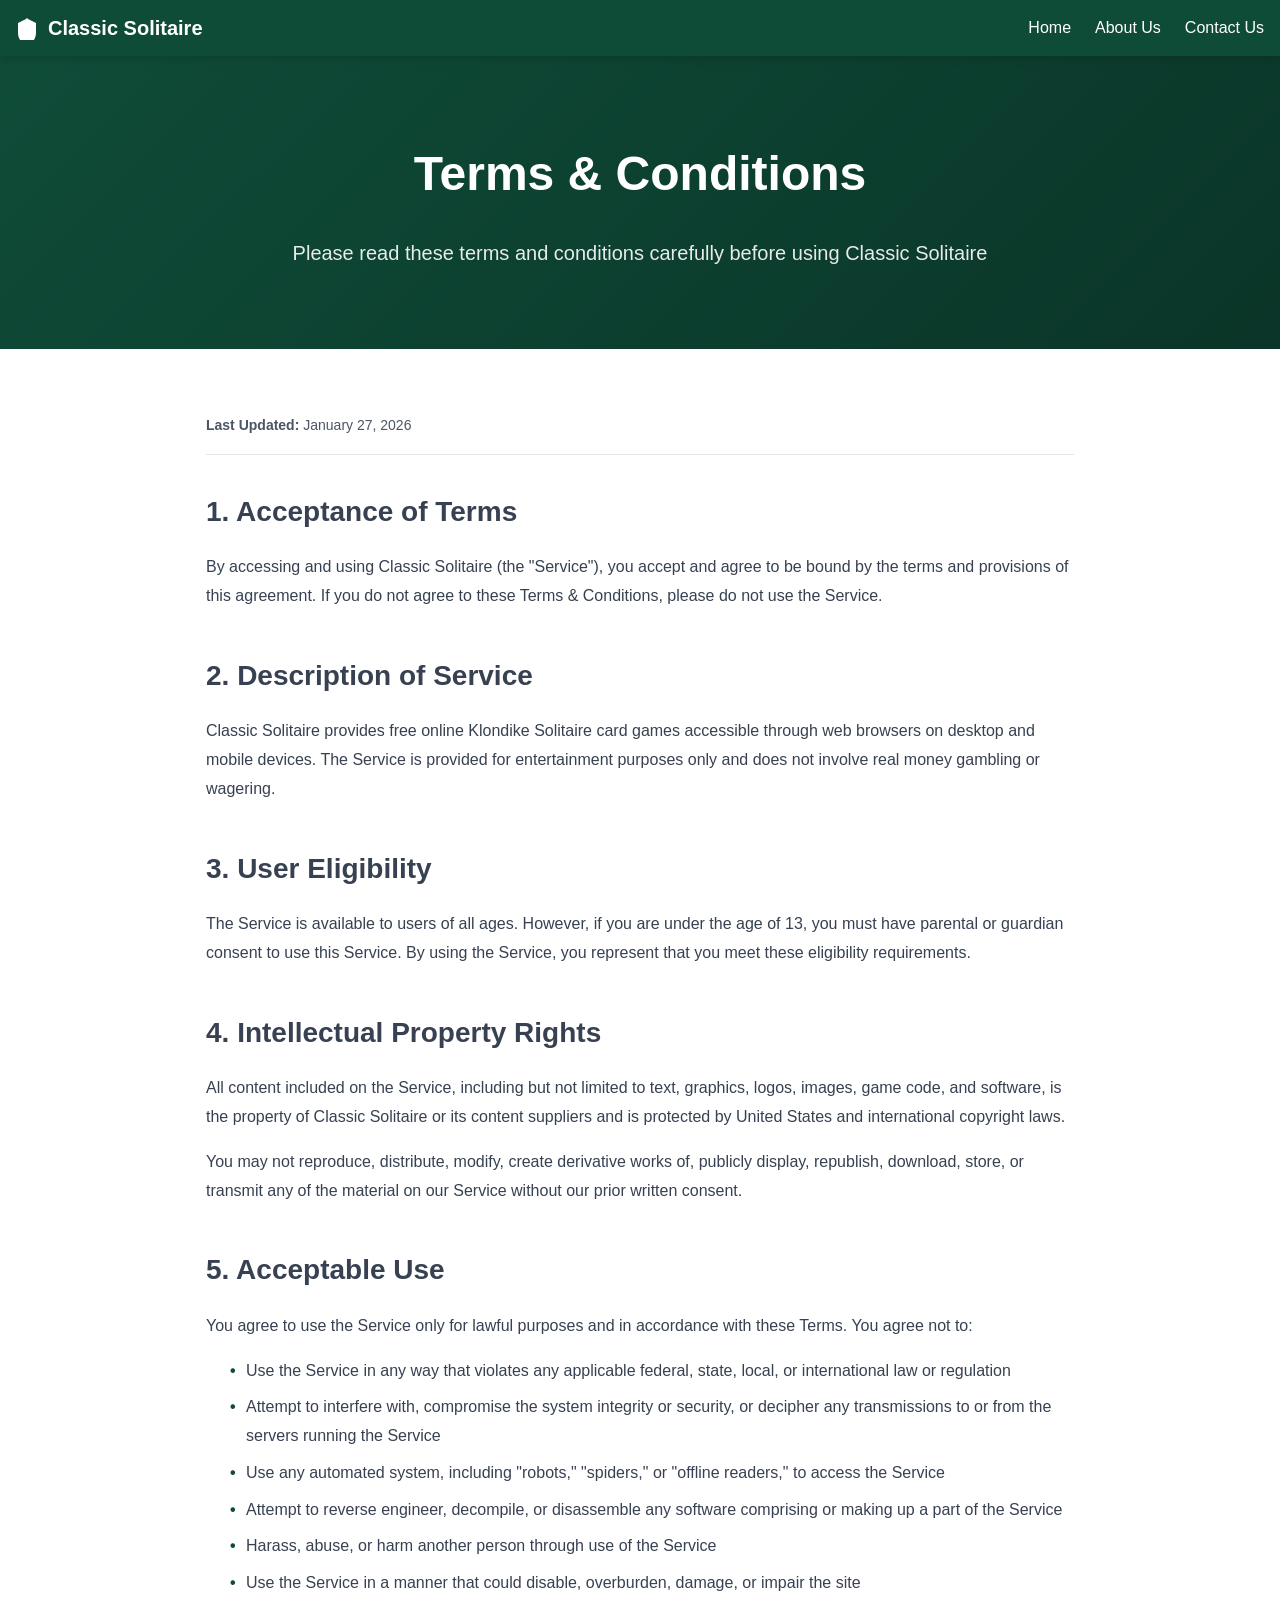
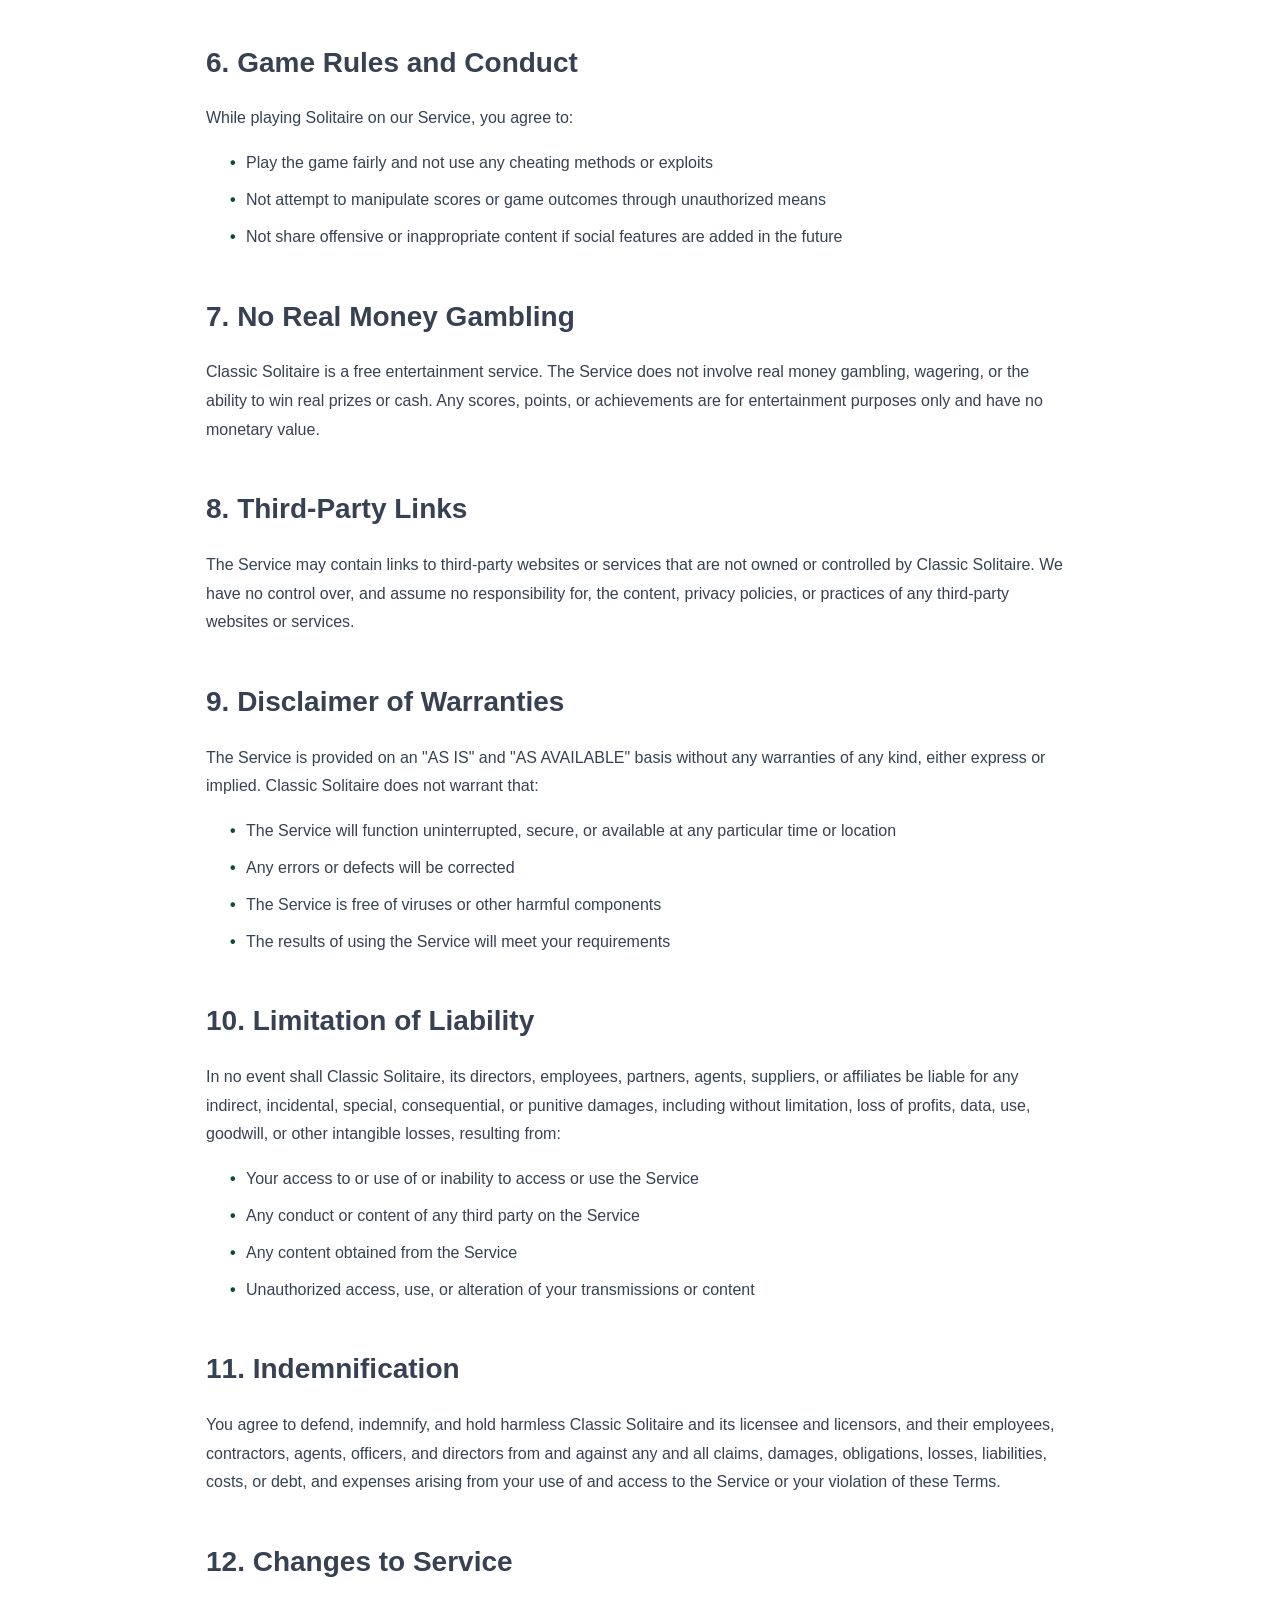
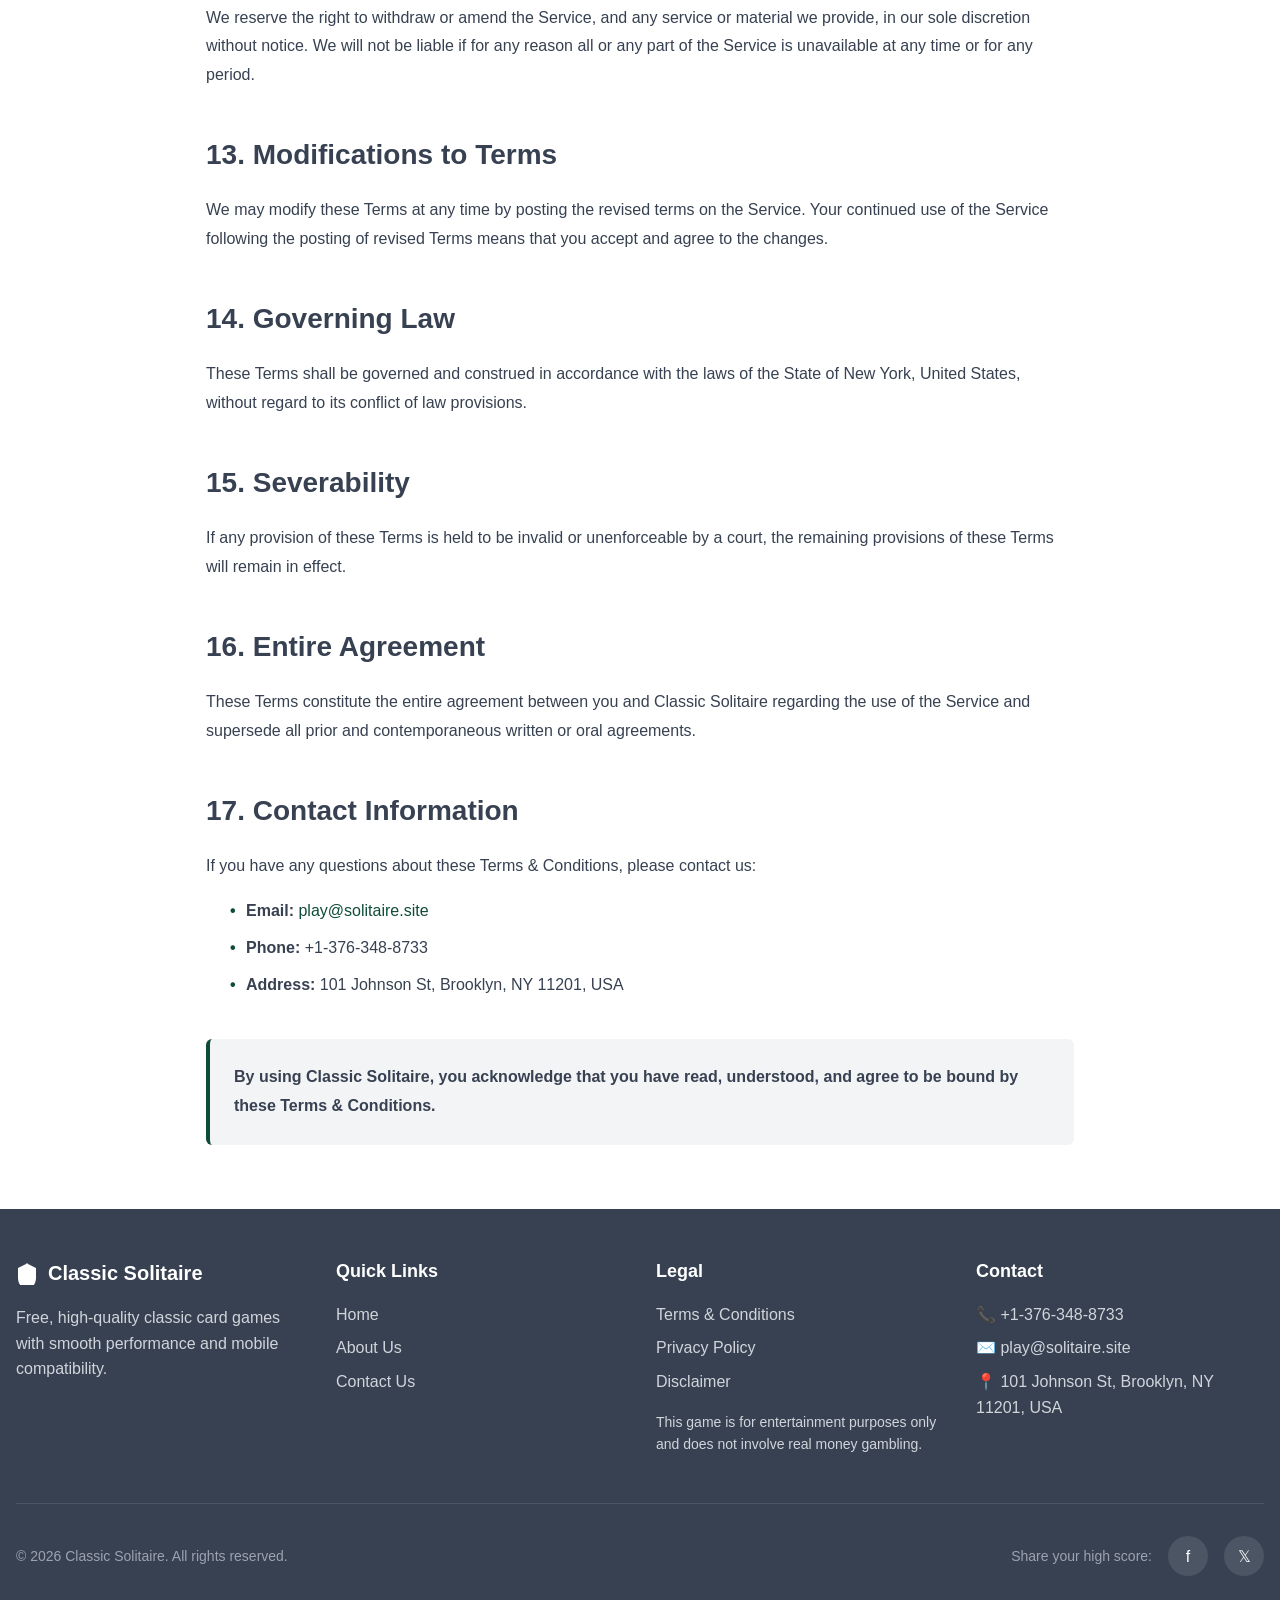
<file: terms.html>
<!DOCTYPE html>
<html lang="en">
<head>
    <meta charset="UTF-8">
    <meta name="viewport" content="width=device-width, initial-scale=1.0">
    <title>Terms & Conditions - Classic Solitaire</title>
    <meta name="description" content="Read the Terms & Conditions for using Classic Solitaire.">
    <link rel="stylesheet" href="styles.css">
</head>
<body>
    <!-- Header -->
    <header class="header">
        <nav class="nav-container">
            <a href="index.html" class="logo">
                <svg class="logo-icon" viewBox="0 0 24 24" fill="currentColor">
                    <path d="M12 2L2 7v10c0 5.55 3.84 10.74 9 12 5.16-1.26 9-6.45 9-12V7l-10-5z"/>
                </svg>
                <span>Classic Solitaire</span>
            </a>
            
            <ul class="nav-menu">
                <li><a href="index.html" class="nav-link">Home</a></li>
                <li><a href="about.html" class="nav-link">About Us</a></li>
                <li><a href="contact.html" class="nav-link">Contact Us</a></li>
            </ul>
        </nav>
    </header>

    <!-- Hero Section -->
    <section class="page-hero">
        <div class="container">
            <h1>Terms & Conditions</h1>
            <p>Please read these terms and conditions carefully before using Classic Solitaire</p>
        </div>
    </section>

    <!-- Legal Content -->
    <section class="section section-white">
        <div class="container container-narrow">
            <div class="legal-content">
                <p class="legal-date"><strong>Last Updated:</strong> January 27, 2026</p>

                <div class="legal-section">
                    <h2>1. Acceptance of Terms</h2>
                    <p>By accessing and using Classic Solitaire (the "Service"), you accept and agree to be bound by the terms and provisions of this agreement. If you do not agree to these Terms & Conditions, please do not use the Service.</p>
                </div>

                <div class="legal-section">
                    <h2>2. Description of Service</h2>
                    <p>Classic Solitaire provides free online Klondike Solitaire card games accessible through web browsers on desktop and mobile devices. The Service is provided for entertainment purposes only and does not involve real money gambling or wagering.</p>
                </div>

                <div class="legal-section">
                    <h2>3. User Eligibility</h2>
                    <p>The Service is available to users of all ages. However, if you are under the age of 13, you must have parental or guardian consent to use this Service. By using the Service, you represent that you meet these eligibility requirements.</p>
                </div>

                <div class="legal-section">
                    <h2>4. Intellectual Property Rights</h2>
                    <p>All content included on the Service, including but not limited to text, graphics, logos, images, game code, and software, is the property of Classic Solitaire or its content suppliers and is protected by United States and international copyright laws.</p>
                    <p>You may not reproduce, distribute, modify, create derivative works of, publicly display, republish, download, store, or transmit any of the material on our Service without our prior written consent.</p>
                </div>

                <div class="legal-section">
                    <h2>5. Acceptable Use</h2>
                    <p>You agree to use the Service only for lawful purposes and in accordance with these Terms. You agree not to:</p>
                    <ul class="legal-list">
                        <li>Use the Service in any way that violates any applicable federal, state, local, or international law or regulation</li>
                        <li>Attempt to interfere with, compromise the system integrity or security, or decipher any transmissions to or from the servers running the Service</li>
                        <li>Use any automated system, including "robots," "spiders," or "offline readers," to access the Service</li>
                        <li>Attempt to reverse engineer, decompile, or disassemble any software comprising or making up a part of the Service</li>
                        <li>Harass, abuse, or harm another person through use of the Service</li>
                        <li>Use the Service in a manner that could disable, overburden, damage, or impair the site</li>
                    </ul>
                </div>

                <div class="legal-section">
                    <h2>6. Game Rules and Conduct</h2>
                    <p>While playing Solitaire on our Service, you agree to:</p>
                    <ul class="legal-list">
                        <li>Play the game fairly and not use any cheating methods or exploits</li>
                        <li>Not attempt to manipulate scores or game outcomes through unauthorized means</li>
                        <li>Not share offensive or inappropriate content if social features are added in the future</li>
                    </ul>
                </div>

                <div class="legal-section">
                    <h2>7. No Real Money Gambling</h2>
                    <p>Classic Solitaire is a free entertainment service. The Service does not involve real money gambling, wagering, or the ability to win real prizes or cash. Any scores, points, or achievements are for entertainment purposes only and have no monetary value.</p>
                </div>

                <div class="legal-section">
                    <h2>8. Third-Party Links</h2>
                    <p>The Service may contain links to third-party websites or services that are not owned or controlled by Classic Solitaire. We have no control over, and assume no responsibility for, the content, privacy policies, or practices of any third-party websites or services.</p>
                </div>

                <div class="legal-section">
                    <h2>9. Disclaimer of Warranties</h2>
                    <p>The Service is provided on an "AS IS" and "AS AVAILABLE" basis without any warranties of any kind, either express or implied. Classic Solitaire does not warrant that:</p>
                    <ul class="legal-list">
                        <li>The Service will function uninterrupted, secure, or available at any particular time or location</li>
                        <li>Any errors or defects will be corrected</li>
                        <li>The Service is free of viruses or other harmful components</li>
                        <li>The results of using the Service will meet your requirements</li>
                    </ul>
                </div>

                <div class="legal-section">
                    <h2>10. Limitation of Liability</h2>
                    <p>In no event shall Classic Solitaire, its directors, employees, partners, agents, suppliers, or affiliates be liable for any indirect, incidental, special, consequential, or punitive damages, including without limitation, loss of profits, data, use, goodwill, or other intangible losses, resulting from:</p>
                    <ul class="legal-list">
                        <li>Your access to or use of or inability to access or use the Service</li>
                        <li>Any conduct or content of any third party on the Service</li>
                        <li>Any content obtained from the Service</li>
                        <li>Unauthorized access, use, or alteration of your transmissions or content</li>
                    </ul>
                </div>

                <div class="legal-section">
                    <h2>11. Indemnification</h2>
                    <p>You agree to defend, indemnify, and hold harmless Classic Solitaire and its licensee and licensors, and their employees, contractors, agents, officers, and directors from and against any and all claims, damages, obligations, losses, liabilities, costs, or debt, and expenses arising from your use of and access to the Service or your violation of these Terms.</p>
                </div>

                <div class="legal-section">
                    <h2>12. Changes to Service</h2>
                    <p>We reserve the right to withdraw or amend the Service, and any service or material we provide, in our sole discretion without notice. We will not be liable if for any reason all or any part of the Service is unavailable at any time or for any period.</p>
                </div>

                <div class="legal-section">
                    <h2>13. Modifications to Terms</h2>
                    <p>We may modify these Terms at any time by posting the revised terms on the Service. Your continued use of the Service following the posting of revised Terms means that you accept and agree to the changes.</p>
                </div>

                <div class="legal-section">
                    <h2>14. Governing Law</h2>
                    <p>These Terms shall be governed and construed in accordance with the laws of the State of New York, United States, without regard to its conflict of law provisions.</p>
                </div>

                <div class="legal-section">
                    <h2>15. Severability</h2>
                    <p>If any provision of these Terms is held to be invalid or unenforceable by a court, the remaining provisions of these Terms will remain in effect.</p>
                </div>

                <div class="legal-section">
                    <h2>16. Entire Agreement</h2>
                    <p>These Terms constitute the entire agreement between you and Classic Solitaire regarding the use of the Service and supersede all prior and contemporaneous written or oral agreements.</p>
                </div>

                <div class="legal-section">
                    <h2>17. Contact Information</h2>
                    <p>If you have any questions about these Terms & Conditions, please contact us:</p>
                    <ul class="legal-list">
                        <li><strong>Email:</strong> <a href="mailto:play@solitaire.site">play@solitaire.site</a></li>
                        <li><strong>Phone:</strong> +1-376-348-8733</li>
                        <li><strong>Address:</strong> 101 Johnson St, Brooklyn, NY 11201, USA</li>
                    </ul>
                </div>

                <div class="legal-notice">
                    <p><strong>By using Classic Solitaire, you acknowledge that you have read, understood, and agree to be bound by these Terms & Conditions.</strong></p>
                </div>
            </div>
        </div>
    </section>

    <!-- Footer -->
    <footer class="footer">
        <div class="container">
            <div class="footer-content">
                <div class="footer-col">
                    <div class="footer-brand">
                        <svg class="footer-icon" viewBox="0 0 24 24" fill="currentColor">
                            <path d="M12 2L2 7v10c0 5.55 3.84 10.74 9 12 5.16-1.26 9-6.45 9-12V7l-10-5z"/>
                        </svg>
                        <span>Classic Solitaire</span>
                    </div>
                    <p>Free, high-quality classic card games with smooth performance and mobile compatibility.</p>
                </div>

                <div class="footer-col">
                    <h3>Quick Links</h3>
                    <ul>
                        <li><a href="index.html">Home</a></li>
                        <li><a href="about.html">About Us</a></li>
                        <li><a href="contact.html">Contact Us</a></li>
                    </ul>
                </div>

                <div class="footer-col">
                    <h3>Legal</h3>
                    <ul>
                        <li><a href="terms.html">Terms & Conditions</a></li>
                        <li><a href="privacy.html">Privacy Policy</a></li>
                        <li><a href="disclaimer.html">Disclaimer</a></li>
                    </ul>
                    <p class="disclaimer">This game is for entertainment purposes only and does not involve real money gambling.</p>
                </div>

                <div class="footer-col">
                    <h3>Contact</h3>
                    <ul class="contact-list">
                        <li>📞 +1-376-348-8733</li>
                        <li>✉️ <a href="mailto:play@solitaire.site">play@solitaire.site</a></li>
                        <li>📍 101 Johnson St, Brooklyn, NY 11201, USA</li>
                    </ul>
                </div>
            </div>

            <div class="footer-bottom">
                <p>© 2026 Classic Solitaire. All rights reserved.</p>
                <div class="social-links">
                    <span>Share your high score:</span>
                    <a href="https://facebook.com" target="_blank" class="social-icon" aria-label="Share on Facebook">f</a>
                    <a href="https://twitter.com" target="_blank" class="social-icon" aria-label="Share on Twitter">𝕏</a>
                </div>
            </div>
        </div>
    </footer>

    <script src="main.js"></script>
</body>
</html>
</file>
<file: styles.css>
/* Reset and Base Styles */
* {
    margin: 0;
    padding: 0;
    box-sizing: border-box;
}

:root {
    --emerald-dark: #0f4c38;
    --emerald-darker: #0a3528;
    --emerald-800: #065f46;
    --emerald-700: #047857;
    --emerald-600: #059669;
    --charcoal: #374151;
    --gray-50: #f9fafb;
    --gray-100: #f3f4f6;
    --gray-200: #e5e7eb;
    --gray-300: #d1d5db;
    --gray-400: #9ca3af;
    --gray-500: #6b7280;
    --gray-600: #4b5563;
    --gray-700: #374151;
    --white: #ffffff;
    --red: #dc2626;
    --black: #1f2937;
}

body {
    font-family: -apple-system, BlinkMacSystemFont, 'Segoe UI', Roboto, 'Helvetica Neue', Arial, sans-serif;
    line-height: 1.6;
    color: var(--charcoal);
    background-color: var(--gray-50);
}

/* Header */
.header {
    background-color: var(--emerald-dark);
    color: var(--white);
    box-shadow: 0 4px 6px rgba(0, 0, 0, 0.1);
    position: sticky;
    top: 0;
    z-index: 100;
}

.nav-container {
    max-width: 1280px;
    margin: 0 auto;
    padding: 0.75rem 1rem;
    display: flex;
    justify-content: space-between;
    align-items: center;
}

.logo {
    display: flex;
    align-items: center;
    gap: 0.5rem;
    color: var(--white);
    text-decoration: none;
    font-size: 1.25rem;
    font-weight: 600;
    transition: opacity 0.3s;
}

.logo:hover {
    opacity: 0.9;
}

.logo-icon {
    width: 1.5rem;
    height: 1.5rem;
}

.nav-menu {
    display: flex;
    list-style: none;
    gap: 1.5rem;
}

.nav-link {
    color: var(--white);
    text-decoration: none;
    transition: color 0.3s;
    padding-bottom: 0.25rem;
}

.nav-link:hover {
    color: var(--gray-200);
}

.nav-link.active {
    border-bottom: 2px solid var(--white);
}

/* Container */
.container {
    max-width: 1280px;
    margin: 0 auto;
    padding: 0 1rem;
}

.container-narrow {
    max-width: 900px;
    margin: 0 auto;
    padding: 0 1rem;
}

/* Hero Section */
.hero-section {
    padding: 3rem 0;
    background: linear-gradient(to bottom, var(--white), var(--gray-50));
}

.hero-content {
    text-align: center;
    margin-bottom: 2rem;
}

.hero-content h1 {
    font-size: 3rem;
    font-weight: bold;
    color: var(--charcoal);
    margin-bottom: 1rem;
}

.hero-subtitle {
    font-size: 1.25rem;
    color: var(--gray-600);
    max-width: 42rem;
    margin: 0 auto;
}

/* Page Hero */
.page-hero {
    padding: 5rem 0;
    background: linear-gradient(135deg, var(--emerald-dark), var(--emerald-darker));
    color: var(--white);
    text-align: center;
}

.page-hero h1 {
    font-size: 3rem;
    font-weight: bold;
    margin-bottom: 1.5rem;
}

.page-hero p {
    font-size: 1.25rem;
    max-width: 48rem;
    margin: 0 auto;
    opacity: 0.9;
}

/* Game Container */
.game-container {
    max-width: 1400px;
    margin: 0 auto;
    padding: 1rem;
    background: linear-gradient(135deg, var(--emerald-800), #065f46);
    border-radius: 0.75rem;
    box-shadow: 0 20px 25px -5px rgba(0, 0, 0, 0.1), 0 10px 10px -5px rgba(0, 0, 0, 0.04);
}

.game-controls {
    display: flex;
    justify-content: space-between;
    align-items: center;
    margin-bottom: 1.5rem;
    flex-wrap: wrap;
    gap: 1rem;
}

.controls-left {
    display: flex;
    gap: 1rem;
    flex-wrap: wrap;
}

.game-stats {
    display: flex;
    gap: 1.5rem;
    color: var(--white);
}

.stat {
    text-align: center;
}

.stat-label {
    font-size: 0.875rem;
    opacity: 0.75;
}

.stat-value {
    font-size: 1.25rem;
    font-weight: bold;
}

/* Buttons */
.btn {
    display: inline-flex;
    align-items: center;
    gap: 0.5rem;
    padding: 0.5rem 1rem;
    border-radius: 0.375rem;
    border: none;
    font-size: 1rem;
    cursor: pointer;
    transition: all 0.3s;
}

.btn-icon {
    width: 1rem;
    height: 1rem;
}

.btn-primary {
    background-color: var(--white);
    color: var(--emerald-800);
}

.btn-primary:hover {
    background-color: var(--gray-100);
}

.btn-secondary {
    background-color: transparent;
    color: var(--white);
    border: 1px solid var(--white);
}

.btn-secondary:hover {
    background-color: var(--emerald-700);
}

.btn-secondary:disabled {
    opacity: 0.5;
    cursor: not-allowed;
}

.btn-full {
    width: 100%;
    justify-content: center;
}

/* Game Board */
.game-board {
    min-height: 600px;
}

.board-top {
    display: flex;
    justify-content: space-between;
    margin-bottom: 1.5rem;
    flex-wrap: wrap;
    gap: 1rem;
}

.board-left {
    display: flex;
    gap: 1rem;
}

.foundations {
    display: flex;
    gap: 1rem;
}

.stock-pile, .waste-pile, .foundation-pile {
    width: 4rem;
    height: 6rem;
    border-radius: 0.5rem;
    border: 2px dashed var(--white);
    background-color: rgba(5, 95, 70, 0.7);
    display: flex;
    align-items: center;
    justify-content: center;
    cursor: pointer;
    transition: all 0.3s;
}

.stock-pile:hover {
    background-color: var(--emerald-600);
}

.stock-pile {
    font-size: 0.75rem;
    text-align: center;
    color: var(--white);
}

.foundation-pile {
    font-size: 2.5rem;
    opacity: 0.25;
}

.foundation-pile.drop-target {
    border-color: #fbbf24;
    background-color: #fef3c7;
}

/* Tableau */
.tableau {
    display: grid;
    grid-template-columns: repeat(7, 1fr);
    gap: 1rem;
}

.tableau-column {
    min-height: 8rem;
    border-radius: 0.5rem;
    border: 2px dashed var(--white);
    background-color: rgba(5, 95, 70, 0.3);
    padding: 0.5rem;
    transition: all 0.3s;
    position: relative;
}

.tableau-column.drop-target {
    border-color: #fbbf24;
    background-color: #fef3c7;
}

/* Card Styles */
.card {
    width: 4rem;
    height: 6rem;
    border-radius: 0.5rem;
    border: 2px solid var(--gray-300);
    background-color: var(--white);
    box-shadow: 0 4px 6px rgba(0, 0, 0, 0.1);
    padding: 0.5rem;
    cursor: pointer;
    transition: all 0.3s;
    position: absolute;
    user-select: none;
}

.card:hover {
    box-shadow: 0 10px 15px rgba(0, 0, 0, 0.2);
}

.card.dragging {
    opacity: 0.5;
}

.card-back {
    background: linear-gradient(135deg, #2563eb, #1e40af);
    color: var(--white);
    display: flex;
    align-items: center;
    justify-content: center;
    font-size: 1.5rem;
}

.card-front {
    display: flex;
    flex-direction: column;
    justify-content: space-between;
}

.card-top, .card-bottom {
    display: flex;
    align-items: center;
    justify-content: space-between;
}

.card-rank {
    font-size: 1.125rem;
    font-weight: bold;
}

.card-suit {
    width: 1rem;
    height: 1rem;
}

.card-center {
    display: flex;
    align-items: center;
    justify-content: center;
    flex: 1;
}

.card-center .card-suit {
    width: 2rem;
    height: 2rem;
}

.card.red {
    color: var(--red);
}

.card.black {
    color: var(--black);
}

/* Modal */
.modal {
    position: fixed;
    top: 0;
    left: 0;
    right: 0;
    bottom: 0;
    background-color: rgba(0, 0, 0, 0.75);
    display: flex;
    align-items: center;
    justify-content: center;
    z-index: 200;
}

.modal-content {
    background-color: var(--white);
    padding: 2rem;
    border-radius: 0.75rem;
    text-align: center;
    max-width: 28rem;
}

.trophy-icon {
    width: 5rem;
    height: 5rem;
    margin: 0 auto 1rem;
    color: #eab308;
}

.modal-content h2 {
    font-size: 1.875rem;
    font-weight: bold;
    color: var(--emerald-800);
    margin-bottom: 0.5rem;
}

.modal-content p {
    color: var(--gray-600);
    margin-bottom: 1rem;
}

/* Sections */
.section {
    padding: 4rem 0;
}

.section-white {
    background-color: var(--white);
}

.section-gray {
    background-color: var(--gray-50);
}

.section-title {
    font-size: 2.25rem;
    font-weight: bold;
    text-align: center;
    color: var(--charcoal);
    margin-bottom: 3rem;
}

.blog-header {
    text-align: center;
    margin-bottom: 3rem;
}

.blog-subtitle {
    color: var(--gray-600);
    max-width: 42rem;
    margin: 0 auto;
}

/* Grid */
.grid {
    display: grid;
    gap: 2rem;
}

.grid-2 {
    grid-template-columns: repeat(auto-fit, minmax(300px, 1fr));
}

.grid-3 {
    grid-template-columns: repeat(auto-fit, minmax(300px, 1fr));
}

.grid-4 {
    grid-template-columns: repeat(auto-fit, minmax(250px, 1fr));
}

/* Cards */
.how-to-card {
    text-align: center;
}

.icon-circle {
    width: 4rem;
    height: 4rem;
    border-radius: 50%;
    background-color: var(--emerald-dark);
    color: var(--white);
    display: inline-flex;
    align-items: center;
    justify-content: center;
    margin-bottom: 1rem;
}

.icon-circle svg {
    width: 2rem;
    height: 2rem;
}

.how-to-card h3 {
    font-size: 1.25rem;
    font-weight: 600;
    color: var(--charcoal);
    margin-bottom: 0.75rem;
}

.how-to-card p {
    color: var(--gray-600);
}

/* Moves */
.moves-card {
    background-color: var(--white);
    border-radius: 0.75rem;
    box-shadow: 0 10px 15px rgba(0, 0, 0, 0.1);
    padding: 1.5rem;
}

.moves-title {
    font-size: 1.5rem;
    font-weight: 600;
    margin-bottom: 1.5rem;
    display: flex;
    align-items: center;
    gap: 0.5rem;
}

.moves-allowed {
    color: var(--emerald-dark);
}

.moves-not-allowed {
    color: var(--red);
}

.check-icon, .x-icon {
    width: 2rem;
    height: 2rem;
    border-radius: 50%;
    display: inline-flex;
    align-items: center;
    justify-content: center;
    color: var(--white);
}

.check-icon {
    background-color: #10b981;
}

.x-icon {
    background-color: #ef4444;
}

.moves-list {
    list-style: none;
    display: flex;
    flex-direction: column;
    gap: 1rem;
}

.move-item {
    display: flex;
    align-items: flex-start;
    gap: 0.75rem;
}

.move-icon {
    flex-shrink: 0;
    width: 1.5rem;
    height: 1.5rem;
    border-radius: 50%;
    display: flex;
    align-items: center;
    justify-content: center;
    margin-top: 0.125rem;
}

.move-allowed .move-icon {
    background-color: #d1fae5;
    color: #059669;
}

.move-not-allowed .move-icon {
    background-color: #fee2e2;
    color: #dc2626;
}

.move-item span:last-child {
    color: var(--gray-700);
}

/* Rules */
.rules-card {
    background: linear-gradient(135deg, var(--emerald-dark), var(--emerald-darker));
    color: var(--white);
    border-radius: 0.75rem;
    box-shadow: 0 20px 25px rgba(0, 0, 0, 0.15);
    padding: 2rem;
}

.rule-section {
    margin-bottom: 1.5rem;
}

.rule-section:last-child {
    margin-bottom: 0;
}

.rule-section h3 {
    font-size: 1.5rem;
    font-weight: 600;
    margin-bottom: 0.75rem;
    display: flex;
    align-items: center;
    gap: 0.5rem;
}

.rule-icon {
    width: 1.5rem;
    height: 1.5rem;
}

.rule-section p {
    color: var(--gray-100);
    line-height: 1.7;
}

.rule-list {
    list-style: none;
    display: flex;
    flex-direction: column;
    gap: 0.75rem;
}

.rule-list li {
    color: var(--gray-100);
    display: flex;
    align-items: flex-start;
    gap: 0.5rem;
}

.rule-list li::before {
    content: '•';
    color: #fbbf24;
    font-weight: bold;
    flex-shrink: 0;
}

/* Blog */
.blog-card {
    background-color: var(--white);
    border-radius: 0.75rem;
    box-shadow: 0 10px 15px rgba(0, 0, 0, 0.1);
    overflow: hidden;
    transition: all 0.3s;
    cursor: pointer;
}

.blog-card:hover {
    box-shadow: 0 20px 25px rgba(0, 0, 0, 0.15);
}

.blog-image {
    height: 12rem;
    background: linear-gradient(135deg, var(--emerald-dark), var(--emerald-darker));
    display: flex;
    align-items: center;
    justify-content: center;
    color: var(--white);
}

.blog-image svg {
    width: 5rem;
    height: 5rem;
    opacity: 0.5;
}

.blog-card:hover .blog-image svg {
    opacity: 0.75;
}

.blog-content {
    padding: 1.5rem;
}

.blog-category {
    display: inline-block;
    padding: 0.25rem 0.75rem;
    background-color: var(--emerald-dark);
    color: var(--white);
    font-size: 0.875rem;
    border-radius: 9999px;
    margin-bottom: 0.75rem;
}

.blog-content h3 {
    font-size: 1.25rem;
    font-weight: 600;
    color: var(--charcoal);
    margin-bottom: 0.75rem;
    transition: color 0.3s;
}

.blog-card:hover .blog-content h3 {
    color: var(--emerald-dark);
}

.blog-content p {
    color: var(--gray-600);
    margin-bottom: 1rem;
    line-height: 1.5;
    display: -webkit-box;
    -webkit-line-clamp: 3;
    -webkit-box-orient: vertical;
    overflow: hidden;
}

.blog-meta {
    display: flex;
    justify-content: space-between;
    font-size: 0.875rem;
    color: var(--gray-500);
}

/* Values & Features */
.value-card, .feature-item {
    background-color: var(--white);
    border-radius: 0.75rem;
    box-shadow: 0 10px 15px rgba(0, 0, 0, 0.1);
    padding: 1.5rem;
    text-align: center;
    transition: all 0.3s;
}

.value-card:hover {
    box-shadow: 0 20px 25px rgba(0, 0, 0, 0.15);
}

.value-card h3 {
    font-size: 1.25rem;
    font-weight: 600;
    color: var(--charcoal);
    margin-bottom: 0.75rem;
}

.value-card p {
    color: var(--gray-600);
}

.feature-item {
    display: flex;
    align-items: flex-start;
    gap: 1rem;
    text-align: left;
    padding: 1.5rem;
}

.feature-bullet {
    width: 0.75rem;
    height: 0.75rem;
    border-radius: 50%;
    background-color: var(--emerald-dark);
    flex-shrink: 0;
    margin-top: 0.5rem;
}

.feature-item h3 {
    font-size: 1.25rem;
    font-weight: 600;
    color: var(--charcoal);
    margin-bottom: 0.5rem;
}

.feature-item p {
    color: var(--gray-600);
}

/* Prose */
.prose {
    line-height: 1.8;
}

.prose p {
    margin-bottom: 1.5rem;
    color: var(--gray-700);
}

/* Contact */
.contact-grid {
    display: grid;
    grid-template-columns: repeat(auto-fit, minmax(400px, 1fr));
    gap: 3rem;
}

.contact-info h2 {
    font-size: 1.875rem;
    font-weight: bold;
    color: var(--charcoal);
    margin-bottom: 1.5rem;
}

.contact-info > p {
    color: var(--gray-600);
    margin-bottom: 2rem;
}

.contact-methods {
    display: flex;
    flex-direction: column;
    gap: 1.5rem;
}

.contact-method {
    display: flex;
    align-items: flex-start;
    gap: 1rem;
}

.contact-icon {
    flex-shrink: 0;
    width: 3rem;
    height: 3rem;
    border-radius: 50%;
    background-color: var(--emerald-dark);
    color: var(--white);
    display: flex;
    align-items: center;
    justify-content: center;
}

.contact-icon svg {
    width: 1.5rem;
    height: 1.5rem;
}

.contact-method h3 {
    font-size: 1.125rem;
    font-weight: 600;
    color: var(--charcoal);
    margin-bottom: 0.25rem;
}

.contact-method p {
    color: var(--gray-600);
}

.contact-method a {
    color: var(--emerald-dark);
    text-decoration: none;
}

.contact-method a:hover {
    text-decoration: underline;
}

.contact-note {
    font-size: 0.875rem;
    color: var(--gray-500);
}

.quick-help {
    background-color: var(--gray-50);
    border-radius: 0.75rem;
    padding: 1.5rem;
    margin-top: 3rem;
}

.quick-help h3 {
    font-size: 1.25rem;
    font-weight: 600;
    color: var(--charcoal);
    margin-bottom: 1rem;
    display: flex;
    align-items: center;
    gap: 0.5rem;
}

.quick-help h3 svg {
    width: 1.5rem;
    height: 1.5rem;
    color: var(--emerald-dark);
}

.quick-help ul {
    list-style: none;
    display: flex;
    flex-direction: column;
    gap: 0.75rem;
}

.quick-help li {
    color: var(--gray-600);
    display: flex;
    align-items: flex-start;
    gap: 0.5rem;
}

.quick-help li::before {
    content: '•';
    color: var(--emerald-dark);
    flex-shrink: 0;
}

/* Form */
.contact-form-wrapper {
    display: flex;
}

.contact-form-card {
    background-color: var(--white);
    border-radius: 0.75rem;
    box-shadow: 0 10px 15px rgba(0, 0, 0, 0.1);
    border: 1px solid var(--gray-200);
    padding: 2rem;
    width: 100%;
}

.contact-form-card h2 {
    font-size: 1.5rem;
    font-weight: bold;
    color: var(--charcoal);
    margin-bottom: 1.5rem;
    display: flex;
    align-items: center;
    gap: 0.5rem;
}

.contact-form-card h2 svg {
    width: 1.5rem;
    height: 1.5rem;
    color: var(--emerald-dark);
}

.form-group {
    margin-bottom: 1.5rem;
}

.form-group label {
    display: block;
    font-size: 0.875rem;
    font-weight: 500;
    color: var(--gray-700);
    margin-bottom: 0.5rem;
}

.form-group input,
.form-group textarea {
    width: 100%;
    padding: 0.5rem 0.75rem;
    border: 1px solid var(--gray-300);
    border-radius: 0.375rem;
    font-size: 1rem;
    transition: border-color 0.3s;
}

.form-group input:focus,
.form-group textarea:focus {
    outline: none;
    border-color: var(--emerald-dark);
}

.form-group textarea {
    resize: vertical;
}

/* FAQ */
.faq-list {
    display: flex;
    flex-direction: column;
    gap: 1.5rem;
}

.faq-item {
    background-color: var(--white);
    border-radius: 0.75rem;
    box-shadow: 0 4px 6px rgba(0, 0, 0, 0.1);
    padding: 1.5rem;
}

.faq-item h3 {
    font-size: 1.125rem;
    font-weight: 600;
    color: var(--charcoal);
    margin-bottom: 0.5rem;
}

.faq-item p {
    color: var(--gray-600);
}

/* Footer */
.footer {
    background-color: var(--charcoal);
    color: var(--white);
    padding: 3rem 0;
}

.footer-content {
    display: grid;
    grid-template-columns: repeat(auto-fit, minmax(250px, 1fr));
    gap: 2rem;
    margin-bottom: 2rem;
}

.footer-brand {
    display: flex;
    align-items: center;
    gap: 0.5rem;
    font-size: 1.25rem;
    font-weight: 600;
    margin-bottom: 1rem;
}

.footer-icon {
    width: 1.5rem;
    height: 1.5rem;
}

.footer-col p {
    color: var(--gray-300);
    margin-bottom: 1rem;
}

.footer-col h3 {
    font-size: 1.125rem;
    font-weight: 600;
    margin-bottom: 1rem;
}

.footer-col ul {
    list-style: none;
    display: flex;
    flex-direction: column;
    gap: 0.5rem;
}

.footer-col a {
    color: var(--gray-300);
    text-decoration: none;
    transition: color 0.3s;
}

.footer-col a:hover {
    color: var(--white);
}

.disclaimer {
    font-size: 0.875rem;
    color: var(--gray-400);
    margin-top: 1rem;
}

.contact-list li {
    color: var(--gray-300);
}

.footer-bottom {
    border-top: 1px solid var(--gray-600);
    padding-top: 2rem;
    display: flex;
    justify-content: space-between;
    align-items: center;
    flex-wrap: wrap;
    gap: 1rem;
}

.footer-bottom p {
    color: var(--gray-400);
    font-size: 0.875rem;
}

.social-links {
    display: flex;
    align-items: center;
    gap: 1rem;
}

.social-links span {
    color: var(--gray-400);
    font-size: 0.875rem;
}

.social-icon {
    width: 2.5rem;
    height: 2.5rem;
    border-radius: 50%;
    background-color: var(--gray-600);
    color: var(--white);
    display: flex;
    align-items: center;
    justify-content: center;
    text-decoration: none;
    transition: background-color 0.3s;
}

.social-icon:hover {
    background-color: var(--emerald-dark);
}

/* Responsive */
@media (max-width: 768px) {
    .hero-content h1 {
        font-size: 2rem;
    }
    
    .page-hero h1 {
        font-size: 2rem;
    }
    
    .section-title {
        font-size: 1.75rem;
    }
    
    .nav-menu {
        gap: 1rem;
    }
    
    .tableau {
        grid-template-columns: repeat(auto-fit, minmax(4rem, 1fr));
    }
    
    .game-controls {
        flex-direction: column;
        align-items: stretch;
    }
    
    .controls-left {
        justify-content: center;
    }
    
    .game-stats {
        justify-content: center;
    }
    
    .contact-grid {
        grid-template-columns: 1fr;
    }
}

/* Legal Pages Styles */
.legal-content {
    line-height: 1.8;
}

.legal-date {
    color: var(--gray-600);
    font-size: 0.875rem;
    margin-bottom: 2rem;
    padding-bottom: 1rem;
    border-bottom: 1px solid var(--gray-200);
}

.legal-section {
    margin-bottom: 2.5rem;
}

.legal-section h2 {
    font-size: 1.75rem;
    font-weight: 600;
    color: var(--charcoal);
    margin-bottom: 1rem;
    margin-top: 1.5rem;
}

.legal-section h3 {
    font-size: 1.25rem;
    font-weight: 600;
    color: var(--gray-700);
    margin-bottom: 0.75rem;
    margin-top: 1.25rem;
}

.legal-section p {
    color: var(--gray-700);
    margin-bottom: 1rem;
}

.legal-list {
    list-style: none;
    margin-bottom: 1rem;
    padding-left: 1.5rem;
}

.legal-list li {
    color: var(--gray-700);
    margin-bottom: 0.5rem;
    position: relative;
    padding-left: 1rem;
}

.legal-list li::before {
    content: '•';
    color: var(--emerald-dark);
    font-weight: bold;
    position: absolute;
    left: 0;
}

.legal-list li a {
    color: var(--emerald-dark);
    text-decoration: none;
}

.legal-list li a:hover {
    text-decoration: underline;
}

.legal-notice {
    background-color: var(--gray-100);
    border-left: 4px solid var(--emerald-dark);
    padding: 1.5rem;
    margin-top: 2rem;
    border-radius: 0.375rem;
}

.legal-notice p {
    color: var(--charcoal);
    margin-bottom: 0;
    font-weight: 500;
}
</file>
